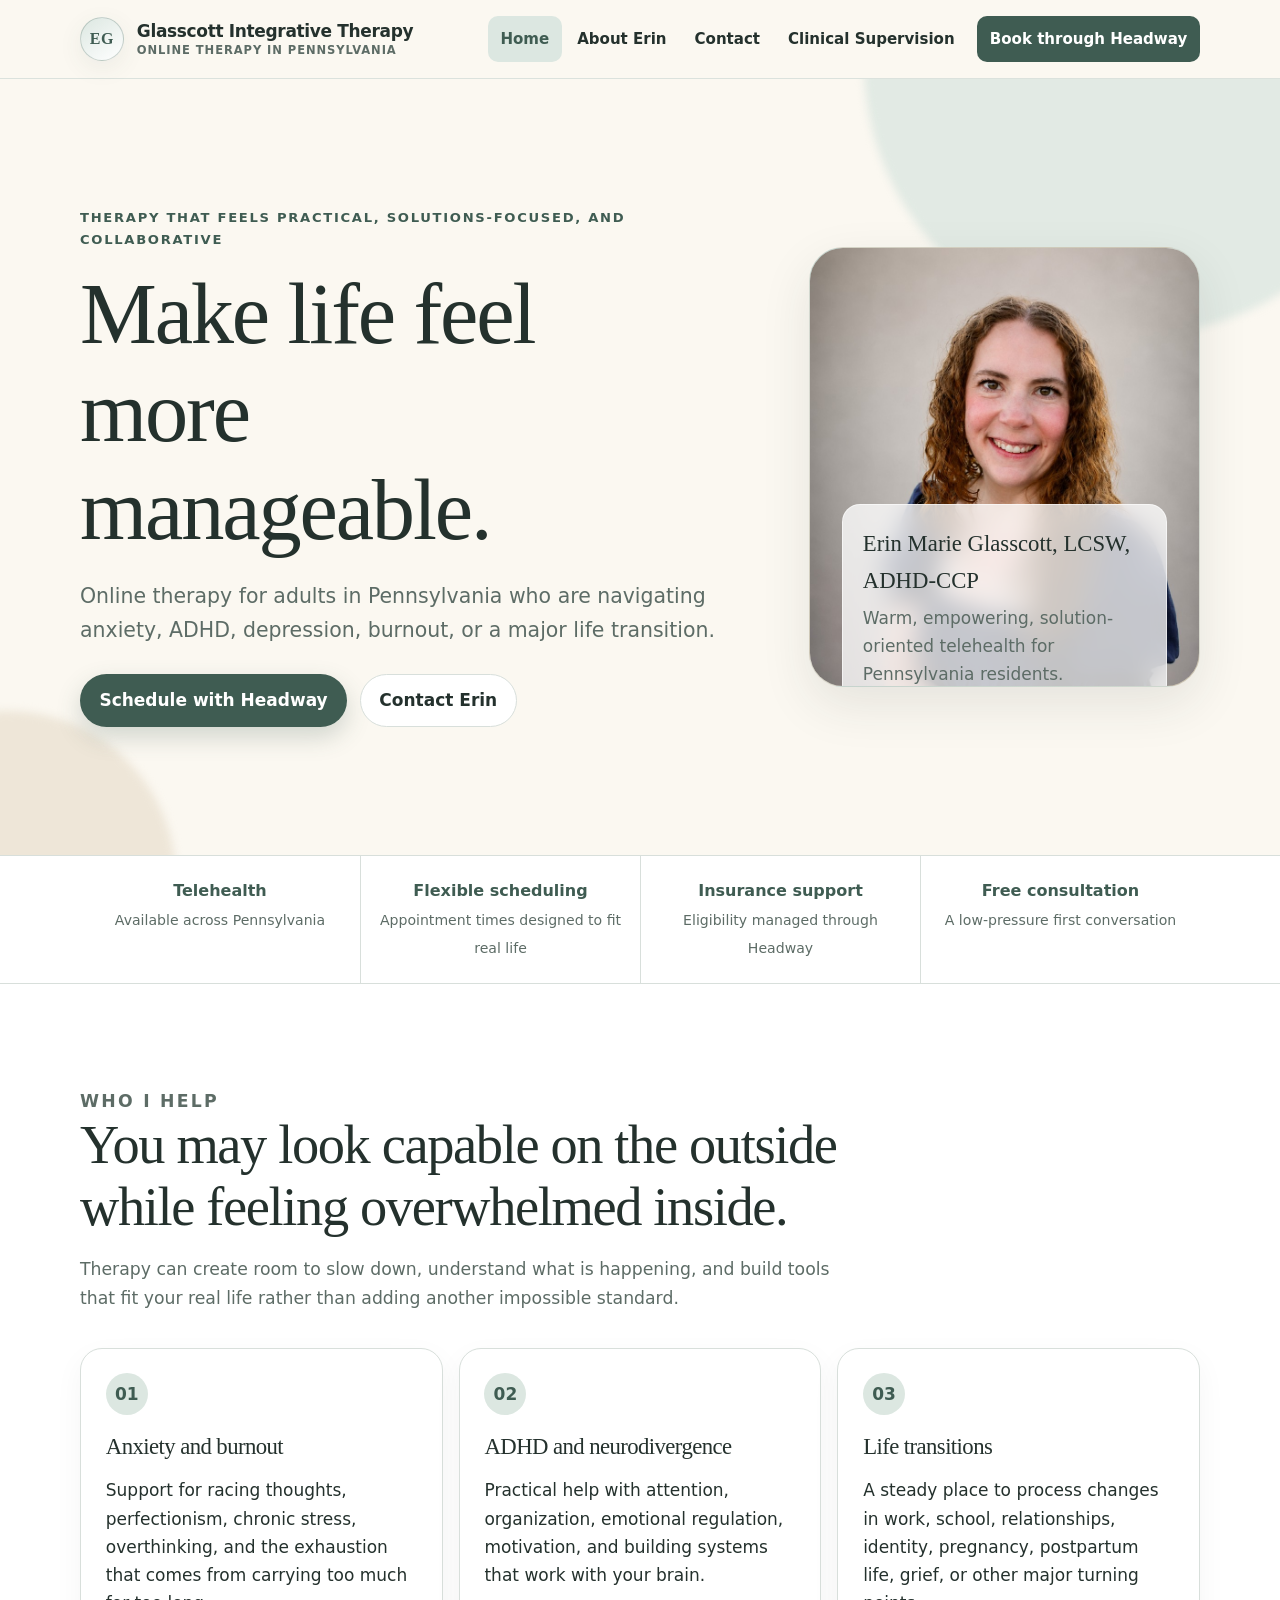
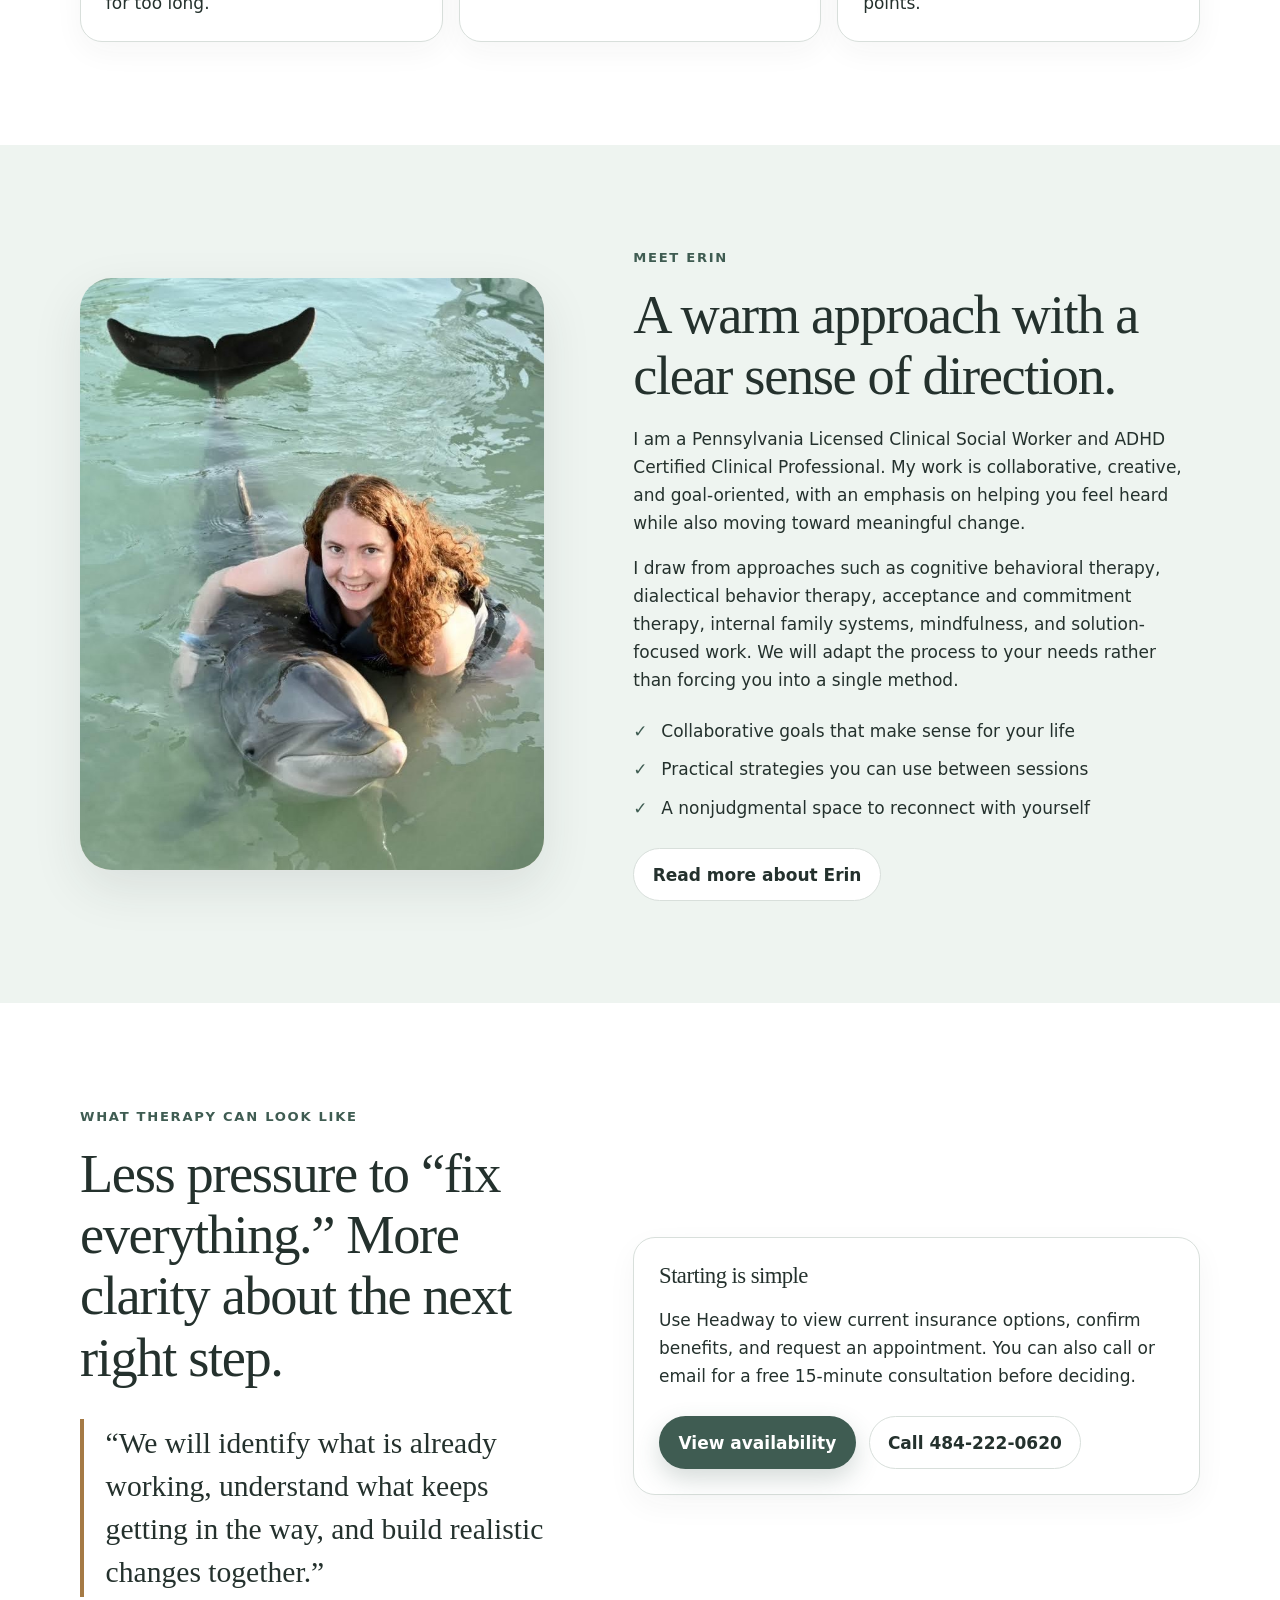
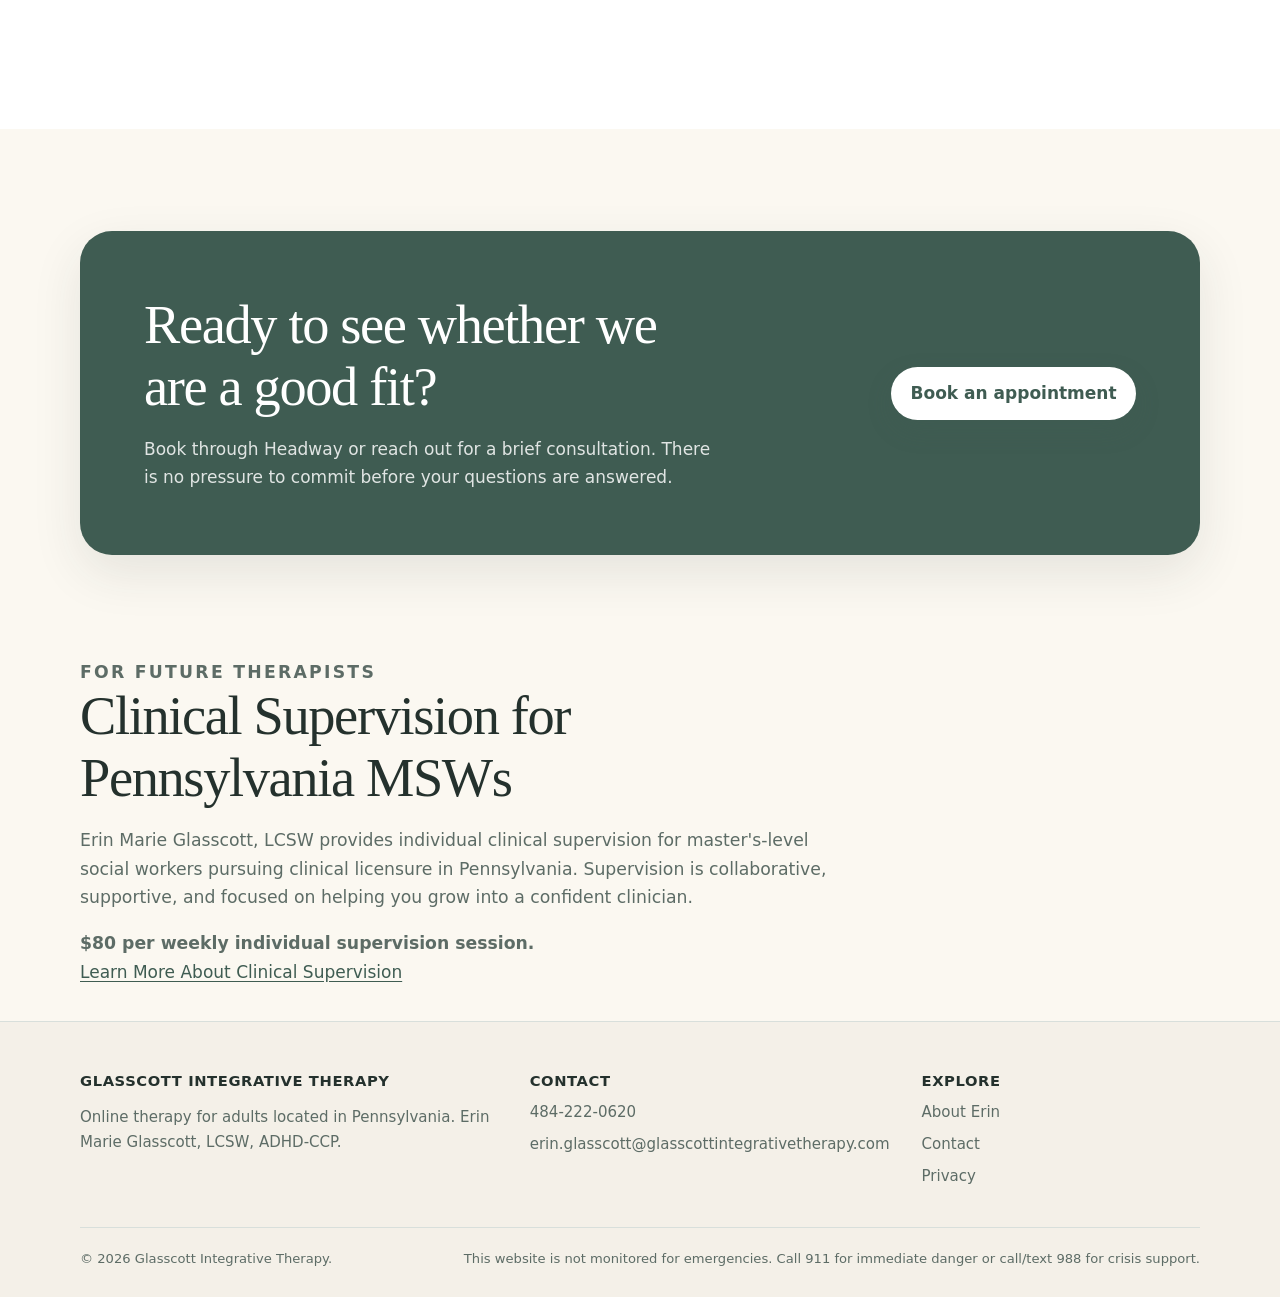
<file: index.html>
<!doctype html>
<html lang="en">
<head>
  <!-- Google tag (gtag.js) -->
<script async src="https://www.googletagmanager.com/gtag/js?id=G-K0G08039L5"></script>
<script>
  window.dataLayer = window.dataLayer || [];
  function gtag(){dataLayer.push(arguments);}
  gtag('js', new Date());

  gtag('config', 'G-K0G08039L5');
</script>
  <meta charset="utf-8">
  <meta name="viewport" content="width=device-width, initial-scale=1">
  <title>Glasscott Integrative Therapy | Online Therapy in Pennsylvania</title>
  <meta name="description" content="Compassionate, practical online therapy in Pennsylvania with Erin Glasscott, LCSW, ADHD-CCP. Support for anxiety, ADHD, depression, burnout, and life transitions.">
  <meta name="theme-color" content="#3f5c52">
  <link rel="canonical" href="https://glasscottintegrativetherapy.com/">
  <link rel="icon" href="favicon.svg" type="image/svg+xml">
  <link rel="manifest" href="site.webmanifest">
  <link rel="stylesheet" href="styles.css">
  <script type="application/ld+json">
  {
    "@context": "https://schema.org",
    "@type": "ProfessionalService",
    "name": "Glasscott Integrative Therapy",
    "url": "https://glasscottintegrativetherapy.com/",
    "telephone": "+1-484-222-0620",
    "email": "erin.glasscott@glasscottintegrativetherapy.com",
    "areaServed": "Pennsylvania",
    "description": "Online therapy for adults in Pennsylvania, with support for anxiety, ADHD, depression, burnout, and life transitions.",
    "founder": {
      "@type": "Person",
      "name": "Erin Marie Glasscott",
      "jobTitle": "Licensed Clinical Social Worker"
    },
    "sameAs": [
      "https://care.headway.co/providers/erin-glasscott",
      "https://www.psychologytoday.com/us/therapists/erin-marie-glasscott-philadelphia-pa/383748"
    ]
  }
  </script>
</head>
<body>
  <a class="skip-link" href="#main">Skip to main content</a>

  <header class="site-header">
    <div class="container nav-wrap">
      <a class="brand" href="index.html" aria-label="Glasscott Integrative Therapy home">
        <span class="brand-mark" aria-hidden="true">EG</span>
        <span class="brand-text">Glasscott Integrative Therapy<small>Online therapy in Pennsylvania</small></span>
      </a>
      <button class="nav-toggle" type="button" aria-expanded="false" aria-controls="site-nav">Menu</button>
      <nav class="site-nav" id="site-nav" aria-label="Main navigation">
        <a href="index.html" aria-current="page">Home</a>
        <a href="about.html">About Erin</a>
        <a href="contact.html">Contact</a>
        <a href="supervision.html">Clinical Supervision</a>
        <a class="nav-cta" href="https://care.headway.co/providers/erin-glasscott" target="_blank" rel="noopener">Book through Headway</a>
      </nav>
    </div>
  </header>

  <main id="main">
    <section class="hero">
      <div class="container hero-grid">
        <div>
          <p class="eyebrow">Therapy that feels practical, solutions-focused, and collaborative</p>
          <h1>Make life feel more manageable.</h1>
          <p class="lead">Online therapy for adults in Pennsylvania who are navigating anxiety, ADHD, depression, burnout, or a major life transition.</p>
          <div class="button-row">
            <a class="button button-primary" href="https://care.headway.co/providers/erin-glasscott" target="_blank" rel="noopener">Schedule with Headway</a>
            <a class="button button-secondary" href="contact.html">Contact Erin</a>
          </div>
        </div>

          <aside class="hero-card" aria-label="Practice overview">
  <img
    src="erin-headshot.jpg"
    alt="Erin Marie Glasscott, licensed clinical social worker"
    style="position:absolute; inset:0; width:100%; height:100%; object-fit:cover; object-position:center 35%; z-index:1;"
  >

  <div class="hero-card-content" style="position:relative; z-index:2;">
    <strong>Erin Marie Glasscott, LCSW, ADHD-CCP</strong>
    <span>
      Warm, empowering, solution-oriented telehealth for Pennsylvania residents.
    </span>
  </div>
</aside>
      </div>
    </section>

    <section class="trust-strip" aria-label="Practice highlights">
      <div class="container trust-grid">
        <div class="trust-item"><strong>Telehealth</strong><span>Available across Pennsylvania</span></div>
        <div class="trust-item"><strong>Flexible scheduling</strong><span>Appointment times designed to fit real life</span></div>
        <div class="trust-item"><strong>Insurance support</strong><span>Eligibility managed through Headway</span></div>
        <div class="trust-item"><strong>Free consultation</strong><span>A low-pressure first conversation</span></div>
      </div>
    </section>

    <section class="section section-white">
      <div class="container">
        <div class="section-heading">
          <p class="eyebrow">Who I help</p>
          <h2>You may look capable on the outside while feeling overwhelmed inside.</h2>
          <p>Therapy can create room to slow down, understand what is happening, and build tools that fit your real life rather than adding another impossible standard.</p>
        </div>

        <div class="card-grid">
          <article class="card">
            <div class="card-number" aria-hidden="true">01</div>
            <h3>Anxiety and burnout</h3>
            <p>Support for racing thoughts, perfectionism, chronic stress, overthinking, and the exhaustion that comes from carrying too much for too long.</p>
          </article>
          <article class="card">
            <div class="card-number" aria-hidden="true">02</div>
            <h3>ADHD and neurodivergence</h3>
            <p>Practical help with attention, organization, emotional regulation, motivation, and building systems that work with your brain.</p>
          </article>
          <article class="card">
            <div class="card-number" aria-hidden="true">03</div>
            <h3>Life transitions</h3>
            <p>A steady place to process changes in work, school, relationships, identity, pregnancy, postpartum life, grief, or other major turning points.</p>
          </article>
        </div>
      </div>
    </section>

    <section class="section section-sage">
      <div class="container split">
        <div class="portrait-placeholder">
  <img src="erin-dolphin.jpg" alt="Erin Glasscott, licensed clinical social worker">
</div>
        <div>
          <p class="eyebrow">Meet Erin</p>
          <h2>A warm approach with a clear sense of direction.</h2>
          <p>I am a Pennsylvania Licensed Clinical Social Worker and ADHD Certified Clinical Professional. My work is collaborative, creative, and goal-oriented, with an emphasis on helping you feel heard while also moving toward meaningful change.</p>
          <p>I draw from approaches such as cognitive behavioral therapy, dialectical behavior therapy, acceptance and commitment therapy, internal family systems, mindfulness, and solution-focused work. We will adapt the process to your needs rather than forcing you into a single method.</p>
          <ul class="check-list">
            <li>Collaborative goals that make sense for your life</li>
            <li>Practical strategies you can use between sessions</li>
            <li>A nonjudgmental space to reconnect with yourself</li>
          </ul>
          <div class="button-row">
            <a class="button button-secondary" href="about.html">Read more about Erin</a>
          </div>
        </div>
      </div>
    </section>

    <section class="section section-white">
      <div class="container split">
        <div>
          <p class="eyebrow">What therapy can look like</p>
          <h2>Less pressure to “fix everything.” More clarity about the next right step.</h2>
          <p class="quote-block">“We will identify what is already working, understand what keeps getting in the way, and build realistic changes together.”</p>
        </div>
        <div>
          <div class="card">
            <h3>Starting is simple</h3>
            <p>Use Headway to view current insurance options, confirm benefits, and request an appointment. You can also call or email for a free 15-minute consultation before deciding.</p>
            <div class="button-row">
              <a class="button button-primary" href="https://care.headway.co/providers/erin-glasscott" target="_blank" rel="noopener">View availability</a>
              <a class="button button-secondary" href="tel:+14842220620">Call 484-222-0620</a>
            </div>
          </div>
        </div>
      </div>
    </section>

    <section class="section">
      <div class="container cta-panel">
        <div>
          <h2>Ready to see whether we are a good fit?</h2>
          <p>Book through Headway or reach out for a brief consultation. There is no pressure to commit before your questions are answered.</p>
        </div>
        <div class="cta-actions">
          <a class="button button-primary" href="https://care.headway.co/providers/erin-glasscott" target="_blank" rel="noopener">Book an appointment</a>
        </div>
      </div>
    </section>
     <section class="services-section">
  <div class="container">
    <div class="section-heading">
      <p class="eyebrow">For Future Therapists</p>
      <h2>Clinical Supervision for Pennsylvania MSWs</h2>
      <p>
        Erin Marie Glasscott, LCSW provides individual clinical supervision
        for master's-level social workers pursuing clinical licensure in
        Pennsylvania. Supervision is collaborative, supportive, and focused on
        helping you grow into a confident clinician.
      </p>

      <p><strong>$80 per weekly individual supervision session.</strong></p>

      <a class="primary-button" href="supervision.html">
        Learn More About Clinical Supervision
      </a>
    </div>
  </div>
</section>
  </main>

  <footer class="site-footer">
    <div class="container">
      <div class="footer-grid">
        <div>
          <h2>Glasscott Integrative Therapy</h2>
          <p>Online therapy for adults located in Pennsylvania. Erin Marie Glasscott, LCSW, ADHD-CCP.</p>
        </div>
        <div>
          <h3>Contact</h3>
          <div class="footer-links">
            <a href="tel:+14842220620">484-222-0620</a>
            <a href="mailto:erin.glasscott@glasscottintegrativetherapy.com">erin.glasscott@glasscottintegrativetherapy.com</a>
          </div>
        </div>
        <div>
          <h3>Explore</h3>
          <div class="footer-links">
            <a href="about.html">About Erin</a>
            <a href="contact.html">Contact</a>
            <a href="privacy.html">Privacy</a>
          </div>
        </div>
      </div>
      <div class="footer-bottom">
        <span>© <span data-current-year></span> Glasscott Integrative Therapy.</span>
        <span>This website is not monitored for emergencies. Call 911 for immediate danger or call/text 988 for crisis support.</span>
      </div>
    </div>
  </footer>

  <script src="script.js"></script>
</body>
</html>
</file>
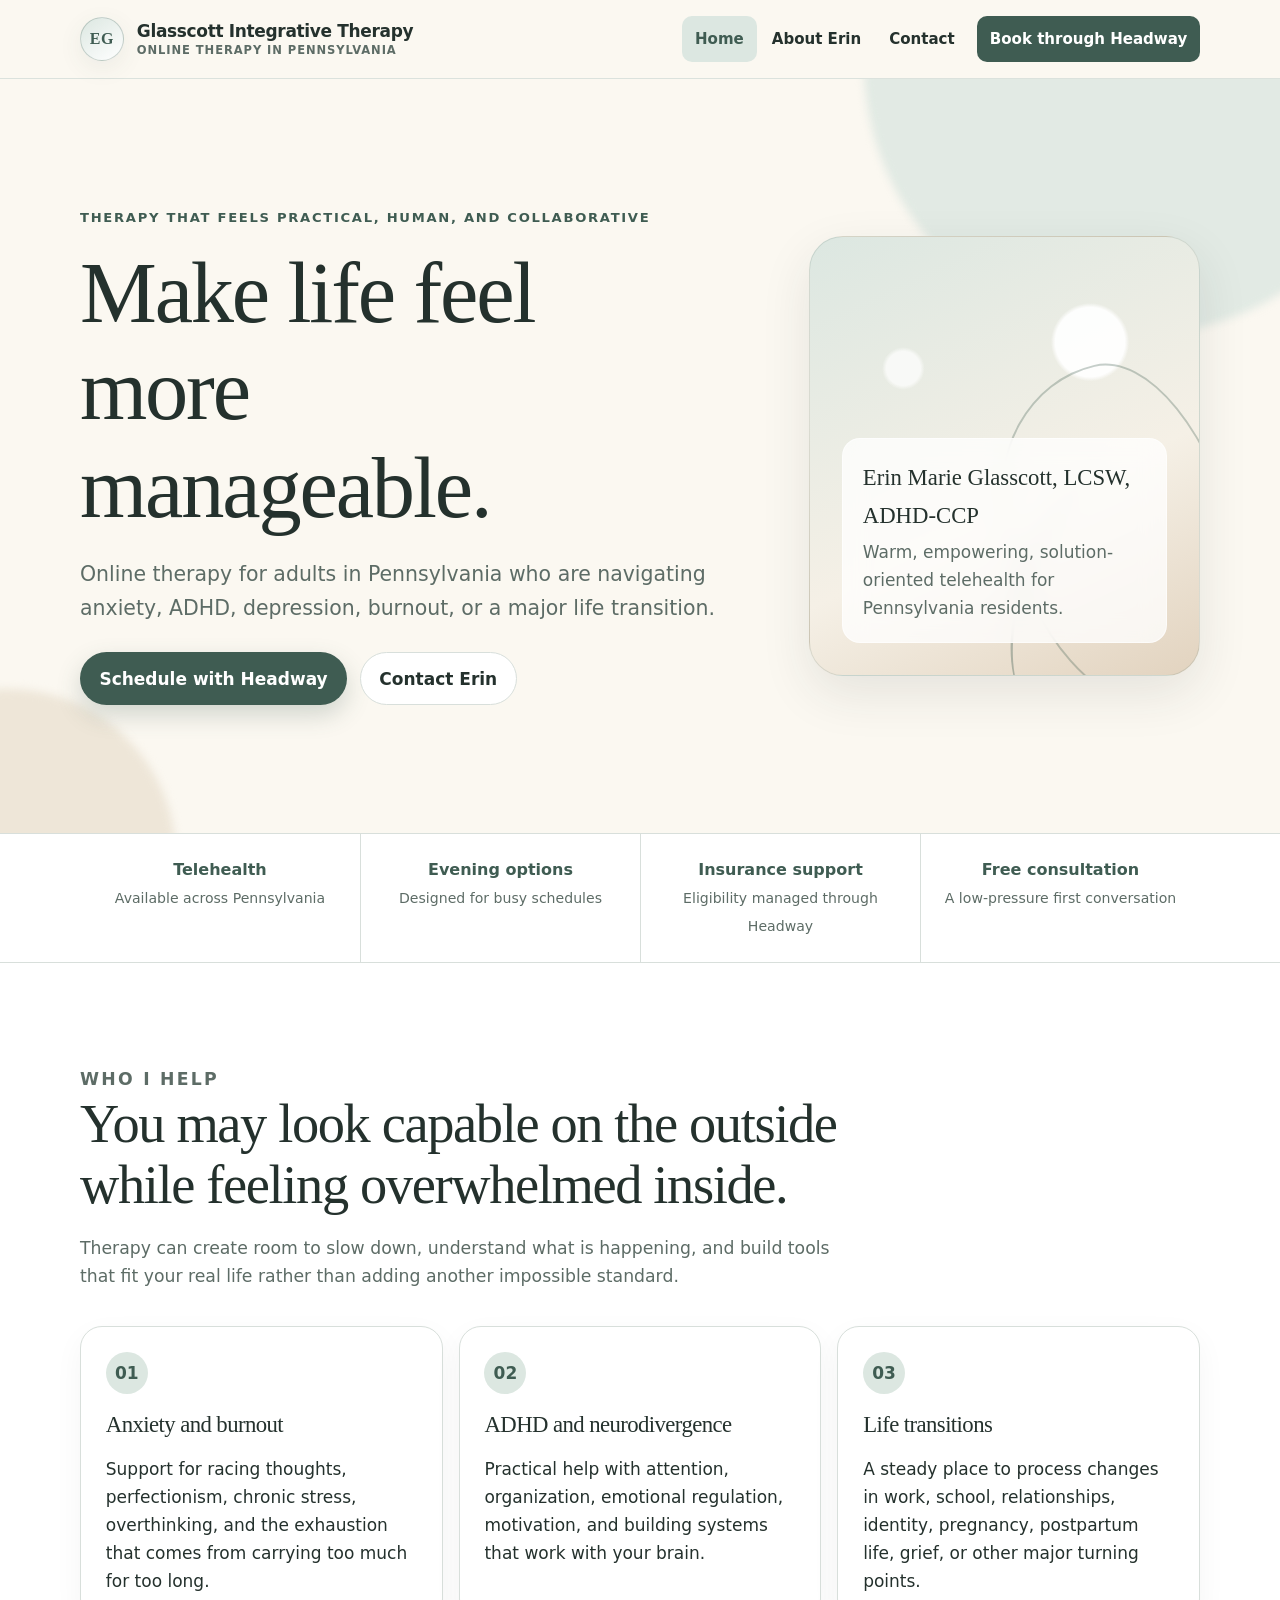
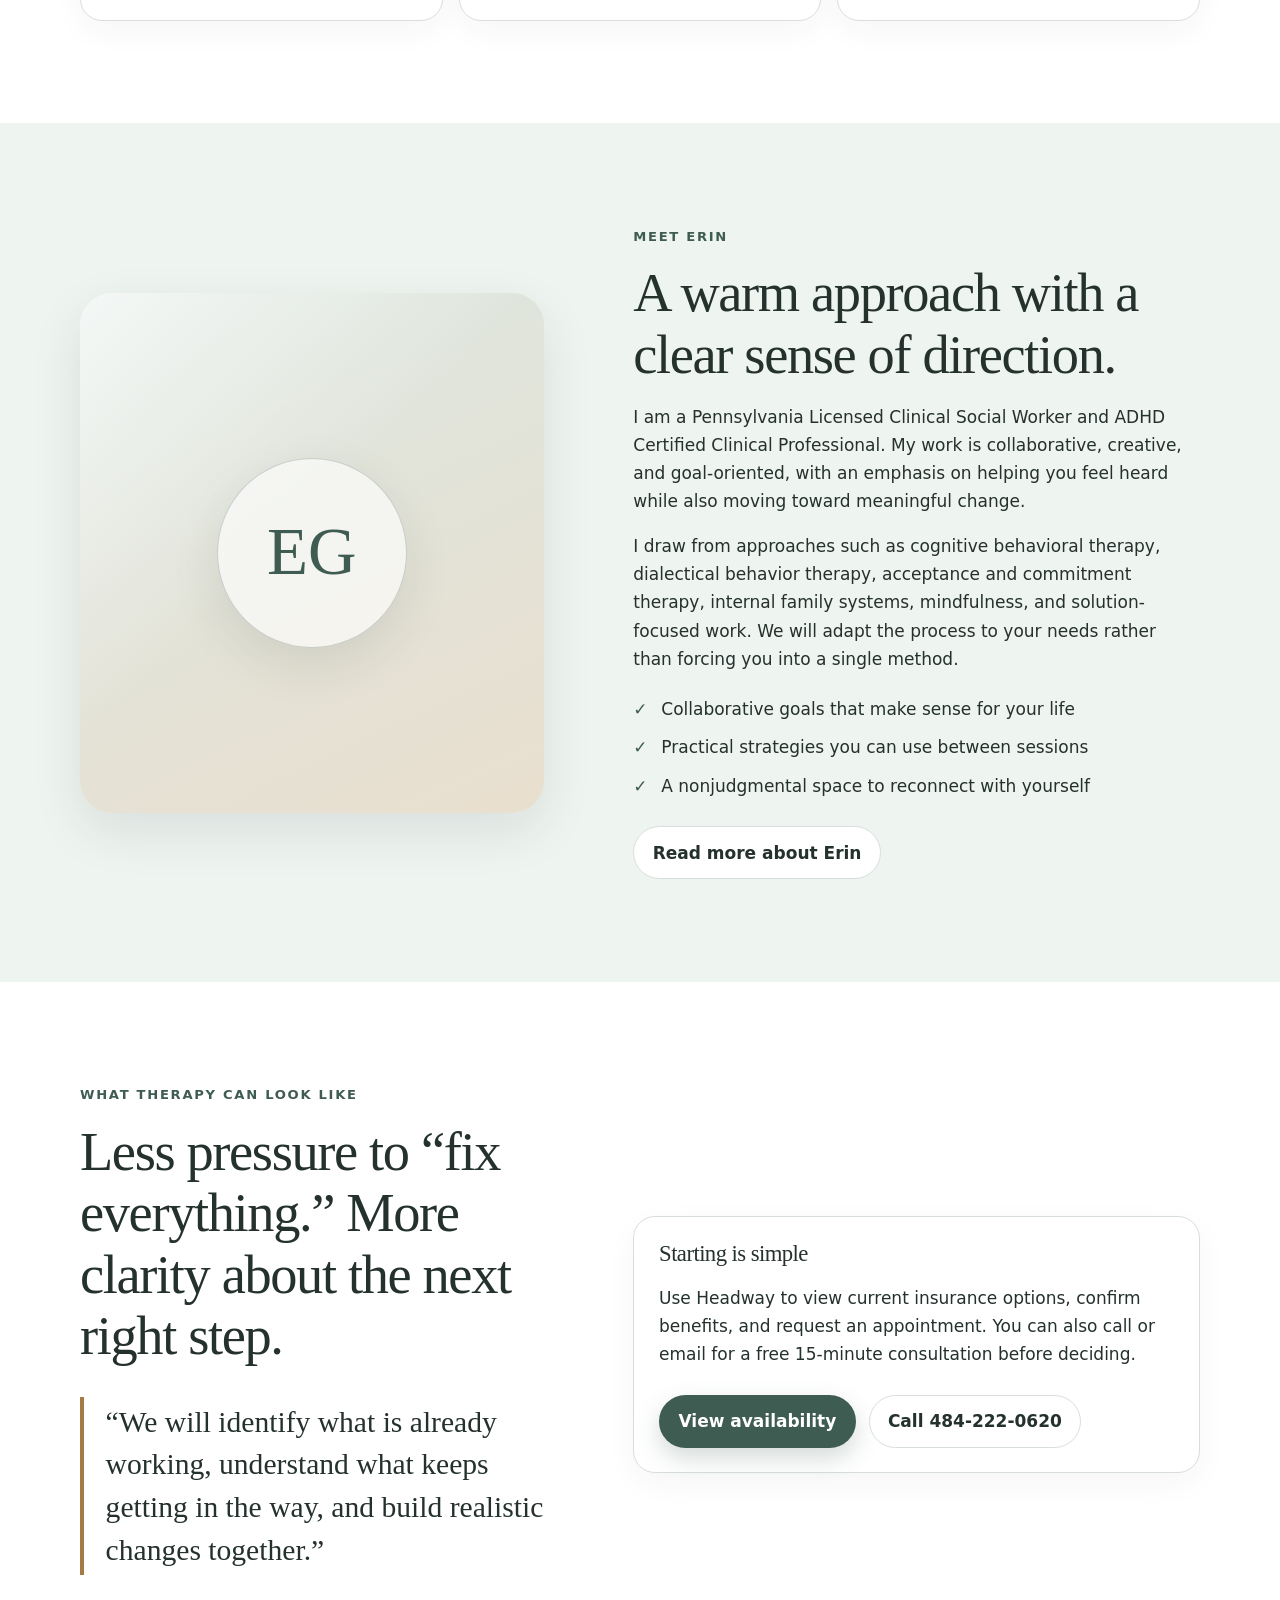
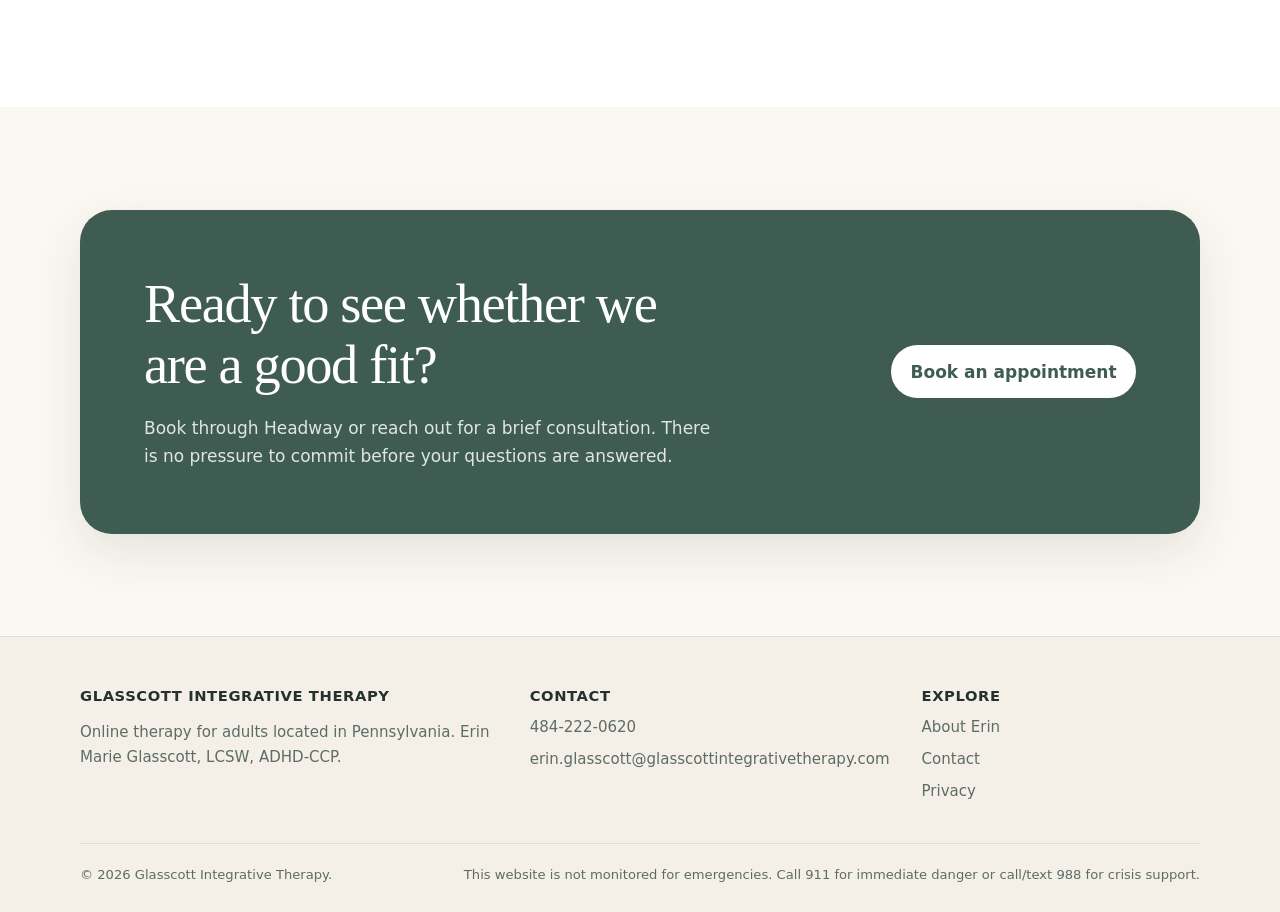
<file: glasscott-therapy-website/index.html>
<!doctype html>
<html lang="en">
<head>
  <meta charset="utf-8">
  <meta name="viewport" content="width=device-width, initial-scale=1">
  <title>Glasscott Integrative Therapy | Online Therapy in Pennsylvania</title>
  <meta name="description" content="Compassionate, practical online therapy in Pennsylvania with Erin Glasscott, LCSW, ADHD-CCP. Support for anxiety, ADHD, depression, burnout, and life transitions.">
  <meta name="theme-color" content="#3f5c52">
  <link rel="canonical" href="https://glasscottintegrativetherapy.com/">
  <link rel="icon" href="favicon.svg" type="image/svg+xml">
  <link rel="manifest" href="site.webmanifest">
  <link rel="stylesheet" href="styles.css">
  <script type="application/ld+json">
  {
    "@context": "https://schema.org",
    "@type": "ProfessionalService",
    "name": "Glasscott Integrative Therapy",
    "url": "https://glasscottintegrativetherapy.com/",
    "telephone": "+1-484-222-0620",
    "email": "erin.glasscott@glasscottintegrativetherapy.com",
    "areaServed": "Pennsylvania",
    "description": "Online therapy for adults in Pennsylvania, with support for anxiety, ADHD, depression, burnout, and life transitions.",
    "founder": {
      "@type": "Person",
      "name": "Erin Marie Glasscott",
      "jobTitle": "Licensed Clinical Social Worker"
    },
    "sameAs": [
      "https://care.headway.co/providers/erin-glasscott",
      "https://www.psychologytoday.com/us/therapists/erin-marie-glasscott-philadelphia-pa/383748"
    ]
  }
  </script>
</head>
<body>
  <a class="skip-link" href="#main">Skip to main content</a>

  <header class="site-header">
    <div class="container nav-wrap">
      <a class="brand" href="index.html" aria-label="Glasscott Integrative Therapy home">
        <span class="brand-mark" aria-hidden="true">EG</span>
        <span class="brand-text">Glasscott Integrative Therapy<small>Online therapy in Pennsylvania</small></span>
      </a>
      <button class="nav-toggle" type="button" aria-expanded="false" aria-controls="site-nav">Menu</button>
      <nav class="site-nav" id="site-nav" aria-label="Main navigation">
        <a href="index.html" aria-current="page">Home</a>
        <a href="about.html">About Erin</a>
        <a href="contact.html">Contact</a>
        <a class="nav-cta" href="https://care.headway.co/providers/erin-glasscott" target="_blank" rel="noopener">Book through Headway</a>
      </nav>
    </div>
  </header>

  <main id="main">
    <section class="hero">
      <div class="container hero-grid">
        <div>
          <p class="eyebrow">Therapy that feels practical, human, and collaborative</p>
          <h1>Make life feel more manageable.</h1>
          <p class="lead">Online therapy for adults in Pennsylvania who are navigating anxiety, ADHD, depression, burnout, or a major life transition.</p>
          <div class="button-row">
            <a class="button button-primary" href="https://care.headway.co/providers/erin-glasscott" target="_blank" rel="noopener">Schedule with Headway</a>
            <a class="button button-secondary" href="contact.html">Contact Erin</a>
          </div>
        </div>

        <aside class="hero-card" aria-label="Practice overview">
          <div class="hero-card-content">
            <strong>Erin Marie Glasscott, LCSW, ADHD-CCP</strong>
            <span>Warm, empowering, solution-oriented telehealth for Pennsylvania residents.</span>
          </div>
        </aside>
      </div>
    </section>

    <section class="trust-strip" aria-label="Practice highlights">
      <div class="container trust-grid">
        <div class="trust-item"><strong>Telehealth</strong><span>Available across Pennsylvania</span></div>
        <div class="trust-item"><strong>Evening options</strong><span>Designed for busy schedules</span></div>
        <div class="trust-item"><strong>Insurance support</strong><span>Eligibility managed through Headway</span></div>
        <div class="trust-item"><strong>Free consultation</strong><span>A low-pressure first conversation</span></div>
      </div>
    </section>

    <section class="section section-white">
      <div class="container">
        <div class="section-heading">
          <p class="eyebrow">Who I help</p>
          <h2>You may look capable on the outside while feeling overwhelmed inside.</h2>
          <p>Therapy can create room to slow down, understand what is happening, and build tools that fit your real life rather than adding another impossible standard.</p>
        </div>

        <div class="card-grid">
          <article class="card">
            <div class="card-number" aria-hidden="true">01</div>
            <h3>Anxiety and burnout</h3>
            <p>Support for racing thoughts, perfectionism, chronic stress, overthinking, and the exhaustion that comes from carrying too much for too long.</p>
          </article>
          <article class="card">
            <div class="card-number" aria-hidden="true">02</div>
            <h3>ADHD and neurodivergence</h3>
            <p>Practical help with attention, organization, emotional regulation, motivation, and building systems that work with your brain.</p>
          </article>
          <article class="card">
            <div class="card-number" aria-hidden="true">03</div>
            <h3>Life transitions</h3>
            <p>A steady place to process changes in work, school, relationships, identity, pregnancy, postpartum life, grief, or other major turning points.</p>
          </article>
        </div>
      </div>
    </section>

    <section class="section section-sage">
      <div class="container split">
        <div class="portrait-placeholder" aria-label="Decorative portrait placeholder">
          <div class="portrait-monogram" aria-hidden="true">EG</div>
        </div>
        <div>
          <p class="eyebrow">Meet Erin</p>
          <h2>A warm approach with a clear sense of direction.</h2>
          <p>I am a Pennsylvania Licensed Clinical Social Worker and ADHD Certified Clinical Professional. My work is collaborative, creative, and goal-oriented, with an emphasis on helping you feel heard while also moving toward meaningful change.</p>
          <p>I draw from approaches such as cognitive behavioral therapy, dialectical behavior therapy, acceptance and commitment therapy, internal family systems, mindfulness, and solution-focused work. We will adapt the process to your needs rather than forcing you into a single method.</p>
          <ul class="check-list">
            <li>Collaborative goals that make sense for your life</li>
            <li>Practical strategies you can use between sessions</li>
            <li>A nonjudgmental space to reconnect with yourself</li>
          </ul>
          <div class="button-row">
            <a class="button button-secondary" href="about.html">Read more about Erin</a>
          </div>
        </div>
      </div>
    </section>

    <section class="section section-white">
      <div class="container split">
        <div>
          <p class="eyebrow">What therapy can look like</p>
          <h2>Less pressure to “fix everything.” More clarity about the next right step.</h2>
          <p class="quote-block">“We will identify what is already working, understand what keeps getting in the way, and build realistic changes together.”</p>
        </div>
        <div>
          <div class="card">
            <h3>Starting is simple</h3>
            <p>Use Headway to view current insurance options, confirm benefits, and request an appointment. You can also call or email for a free 15-minute consultation before deciding.</p>
            <div class="button-row">
              <a class="button button-primary" href="https://care.headway.co/providers/erin-glasscott" target="_blank" rel="noopener">View availability</a>
              <a class="button button-secondary" href="tel:+14842220620">Call 484-222-0620</a>
            </div>
          </div>
        </div>
      </div>
    </section>

    <section class="section">
      <div class="container cta-panel">
        <div>
          <h2>Ready to see whether we are a good fit?</h2>
          <p>Book through Headway or reach out for a brief consultation. There is no pressure to commit before your questions are answered.</p>
        </div>
        <div class="cta-actions">
          <a class="button button-primary" href="https://care.headway.co/providers/erin-glasscott" target="_blank" rel="noopener">Book an appointment</a>
        </div>
      </div>
    </section>
  </main>

  <footer class="site-footer">
    <div class="container">
      <div class="footer-grid">
        <div>
          <h2>Glasscott Integrative Therapy</h2>
          <p>Online therapy for adults located in Pennsylvania. Erin Marie Glasscott, LCSW, ADHD-CCP.</p>
        </div>
        <div>
          <h3>Contact</h3>
          <div class="footer-links">
            <a href="tel:+14842220620">484-222-0620</a>
            <a href="mailto:erin.glasscott@glasscottintegrativetherapy.com">erin.glasscott@glasscottintegrativetherapy.com</a>
          </div>
        </div>
        <div>
          <h3>Explore</h3>
          <div class="footer-links">
            <a href="about.html">About Erin</a>
            <a href="contact.html">Contact</a>
            <a href="privacy.html">Privacy</a>
          </div>
        </div>
      </div>
      <div class="footer-bottom">
        <span>© <span data-current-year></span> Glasscott Integrative Therapy.</span>
        <span>This website is not monitored for emergencies. Call 911 for immediate danger or call/text 988 for crisis support.</span>
      </div>
    </div>
  </footer>

  <script src="script.js"></script>
</body>
</html>
</file>
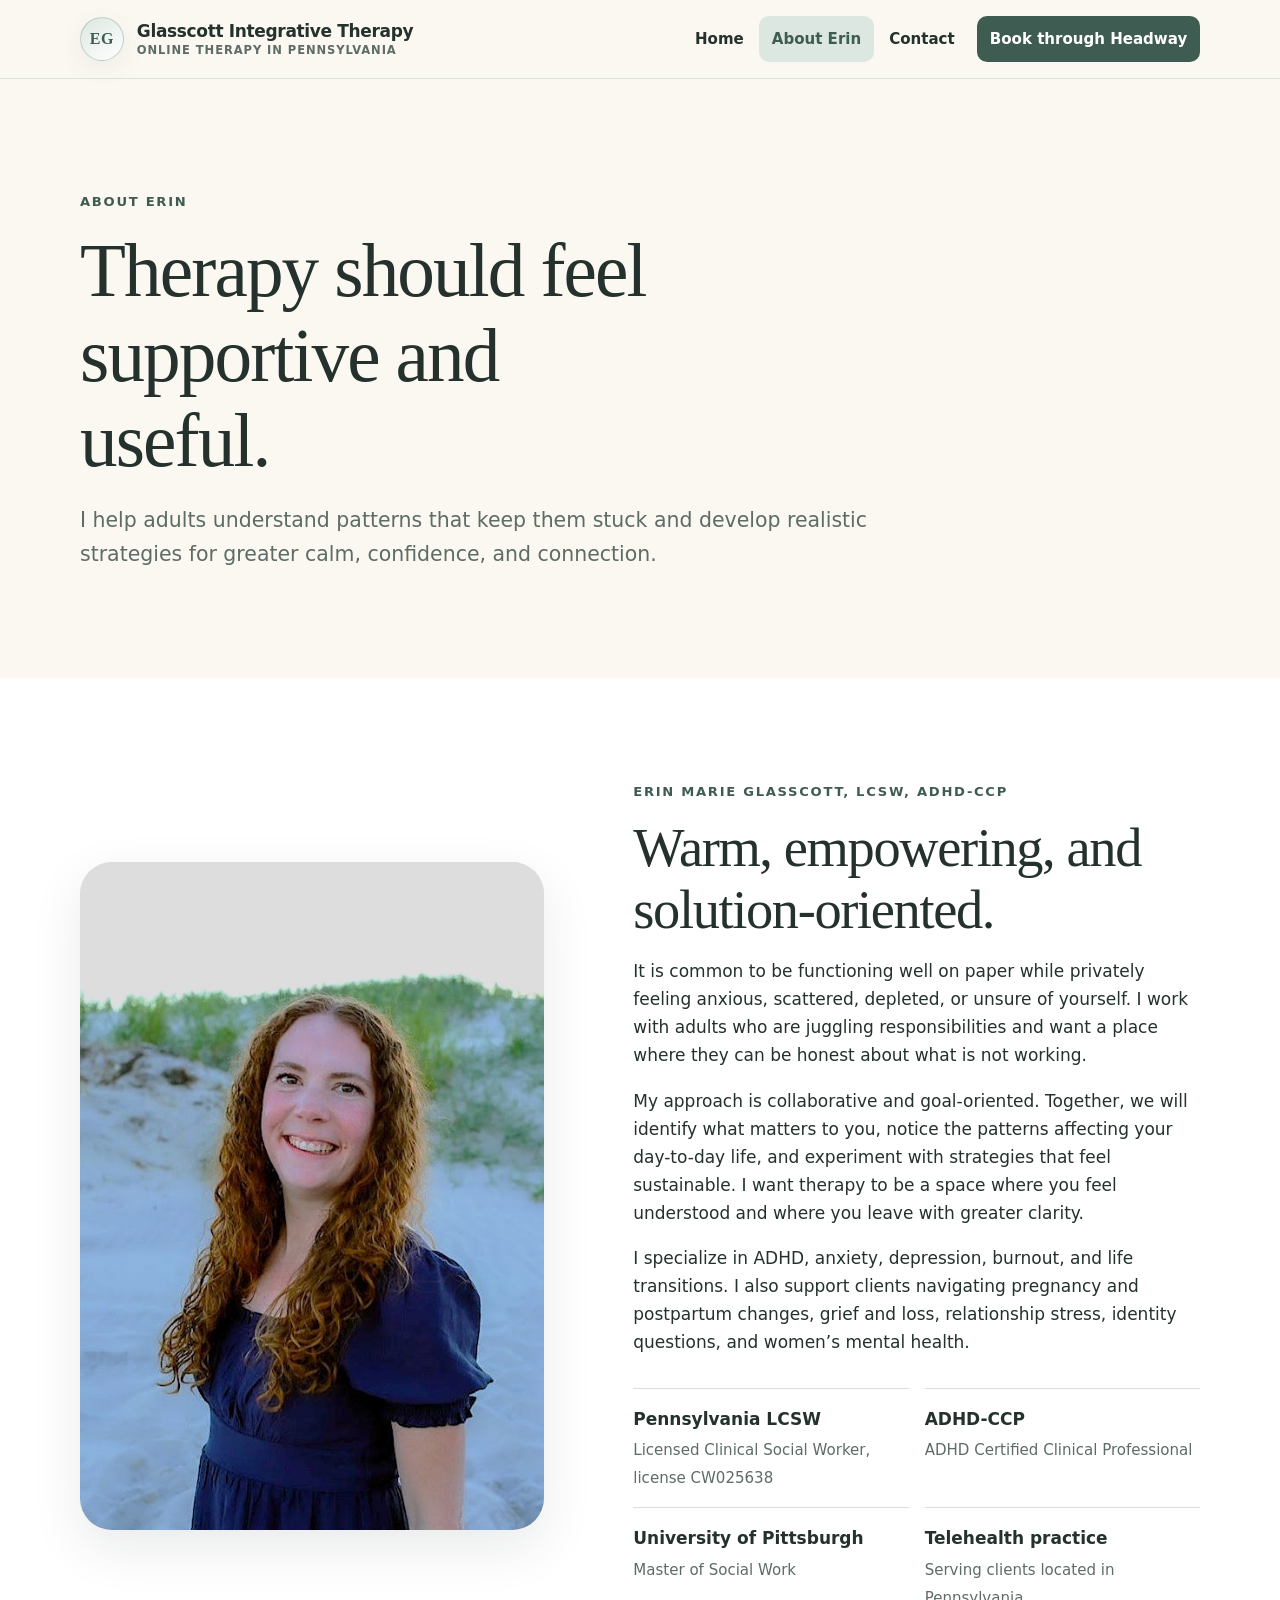
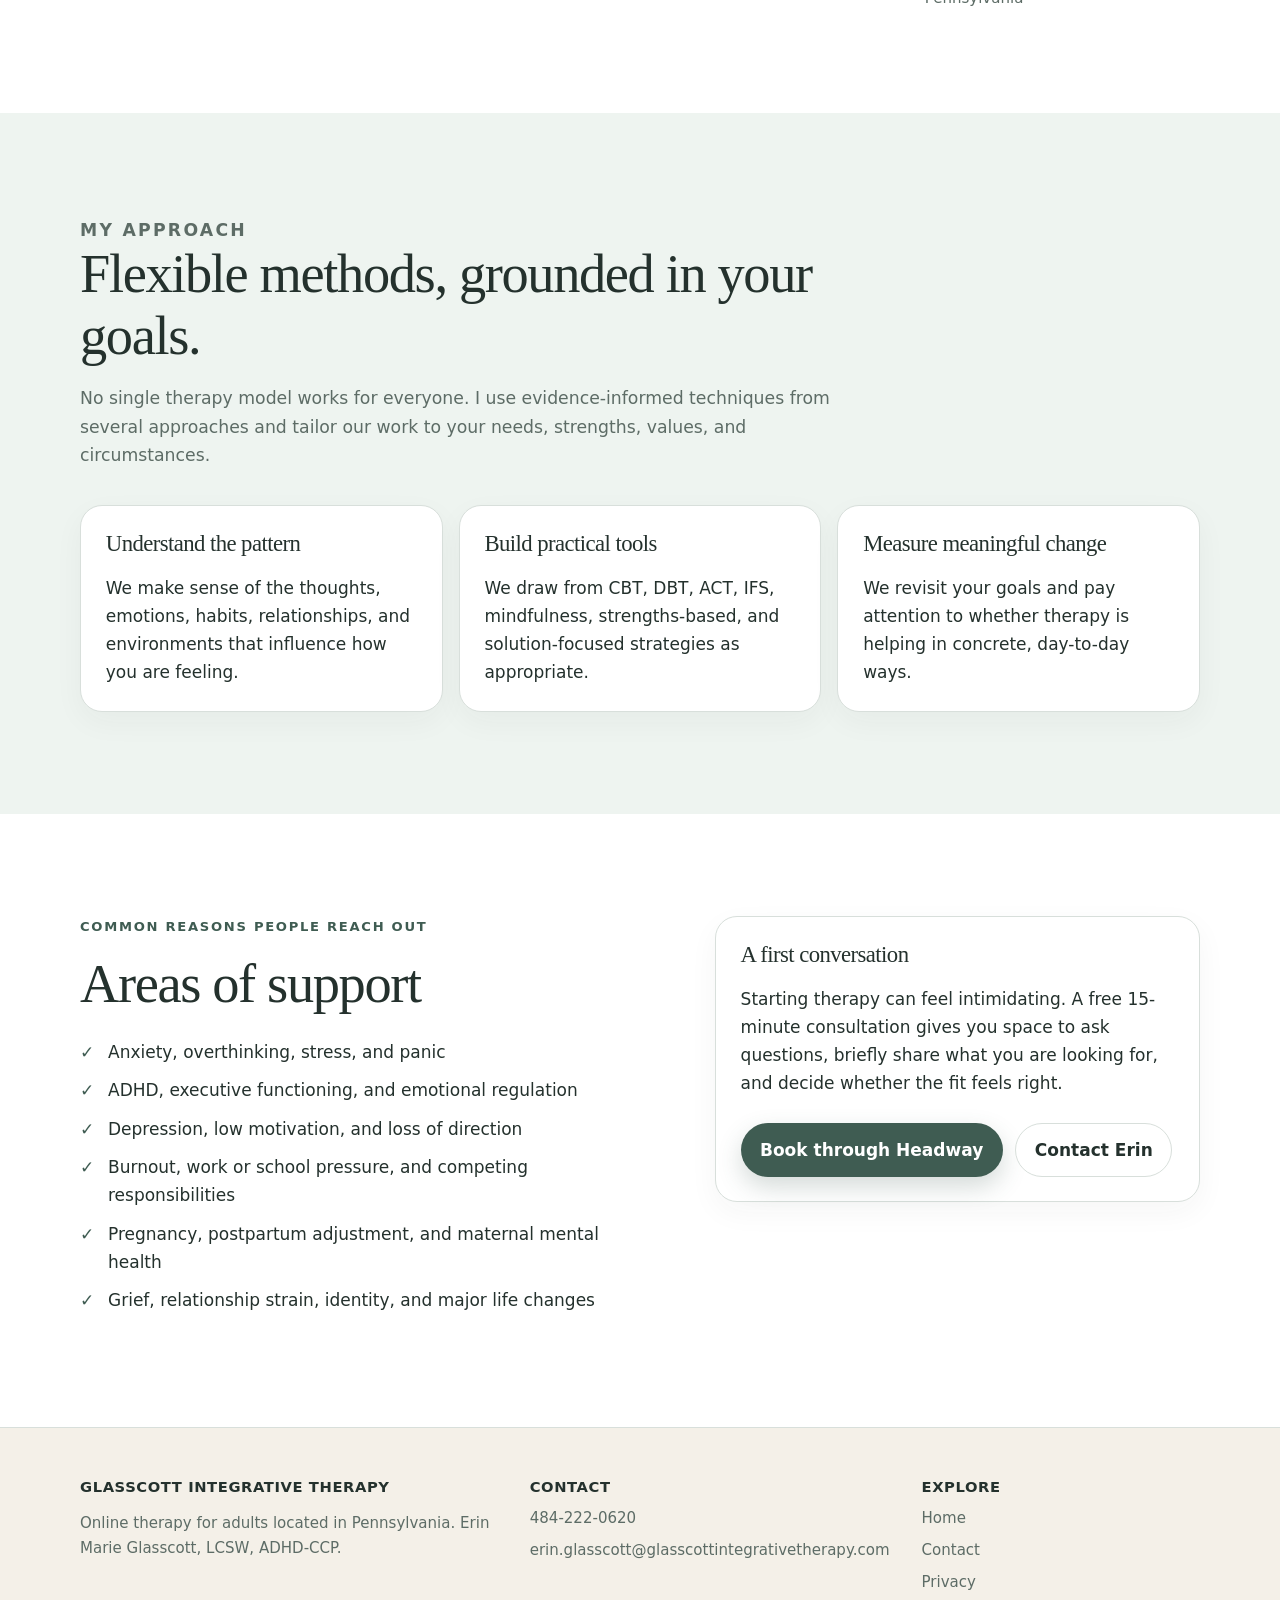
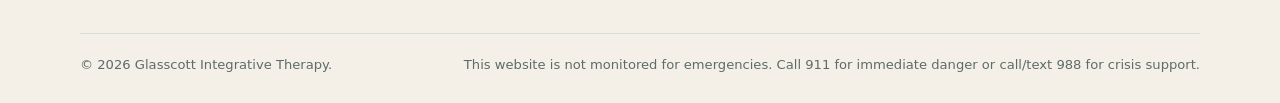
<file: about.html>
<!doctype html>
<html lang="en">
<head>
  <!-- Google tag (gtag.js) -->
<script async src="https://www.googletagmanager.com/gtag/js?id=G-K0G08039L5"></script>
<script>
  window.dataLayer = window.dataLayer || [];
  function gtag(){dataLayer.push(arguments);}
  gtag('js', new Date());

  gtag('config', 'G-K0G08039L5');
</script>
  <meta charset="utf-8">
  <meta name="viewport" content="width=device-width, initial-scale=1">
  <title>About Erin Glasscott, LCSW | Glasscott Integrative Therapy</title>
  <meta name="description" content="Learn about Erin Marie Glasscott, LCSW, ADHD-CCP, and her warm, collaborative approach to online therapy for adults in Pennsylvania.">
  <meta name="theme-color" content="#3f5c52">
  <link rel="canonical" href="https://glasscottintegrativetherapy.com/about.html">
  <link rel="icon" href="favicon.svg" type="image/svg+xml">
  <link rel="stylesheet" href="styles.css">
</head>
<body>
  <a class="skip-link" href="#main">Skip to main content</a>

  <header class="site-header">
    <div class="container nav-wrap">
      <a class="brand" href="index.html" aria-label="Glasscott Integrative Therapy home">
        <span class="brand-mark" aria-hidden="true">EG</span>
        <span class="brand-text">Glasscott Integrative Therapy<small>Online therapy in Pennsylvania</small></span>
      </a>
      <button class="nav-toggle" type="button" aria-expanded="false" aria-controls="site-nav">Menu</button>
      <nav class="site-nav" id="site-nav" aria-label="Main navigation">
        <a href="index.html">Home</a>
        <a href="about.html" aria-current="page">About Erin</a>
        <a href="contact.html">Contact</a>
        <a class="nav-cta" href="https://care.headway.co/providers/erin-glasscott" target="_blank" rel="noopener">Book through Headway</a>
      </nav>
    </div>
  </header>

  <main id="main">
    <section class="page-hero">
      <div class="container">
        <p class="eyebrow">About Erin</p>
        <h1>Therapy should feel supportive and useful.</h1>
        <p class="lead">I help adults understand patterns that keep them stuck and develop realistic strategies for greater calm, confidence, and connection.</p>
      </div>
    </section>

    <section class="section section-white">
      <div class="container split">
       <div class="portrait-placeholder">
  <img src="Erin-about.jpg" alt="Erin Glasscott, licensed clinical social worker">
</div>
        <div class="bio-copy">
          <p class="eyebrow">Erin Marie Glasscott, LCSW, ADHD-CCP</p>
          <h2>Warm, empowering, and solution-oriented.</h2>
          <p>It is common to be functioning well on paper while privately feeling anxious, scattered, depleted, or unsure of yourself. I work with adults who are juggling responsibilities and want a place where they can be honest about what is not working.</p>
          <p>My approach is collaborative and goal-oriented. Together, we will identify what matters to you, notice the patterns affecting your day-to-day life, and experiment with strategies that feel sustainable. I want therapy to be a space where you feel understood and where you leave with greater clarity.</p>
          <p>I specialize in ADHD, anxiety, depression, burnout, and life transitions. I also support clients navigating pregnancy and postpartum changes, grief and loss, relationship stress, identity questions, and women’s mental health.</p>

          <div class="credentials" aria-label="Credentials">
            <div class="credential">
              <strong>Pennsylvania LCSW</strong>
              <span>Licensed Clinical Social Worker, license CW025638</span>
            </div>
            <div class="credential">
              <strong>ADHD-CCP</strong>
              <span>ADHD Certified Clinical Professional</span>
            </div>
            <div class="credential">
              <strong>University of Pittsburgh</strong>
              <span>Master of Social Work</span>
            </div>
            <div class="credential">
              <strong>Telehealth practice</strong>
              <span>Serving clients located in Pennsylvania</span>
            </div>
          </div>
        </div>
      </div>
    </section>

    <section class="section section-sage">
      <div class="container">
        <div class="section-heading">
          <p class="eyebrow">My approach</p>
          <h2>Flexible methods, grounded in your goals.</h2>
          <p>No single therapy model works for everyone. I use evidence-informed techniques from several approaches and tailor our work to your needs, strengths, values, and circumstances.</p>
        </div>
        <div class="card-grid">
          <article class="card">
            <h3>Understand the pattern</h3>
            <p>We make sense of the thoughts, emotions, habits, relationships, and environments that influence how you are feeling.</p>
          </article>
          <article class="card">
            <h3>Build practical tools</h3>
            <p>We draw from CBT, DBT, ACT, IFS, mindfulness, strengths-based, and solution-focused strategies as appropriate.</p>
          </article>
          <article class="card">
            <h3>Measure meaningful change</h3>
            <p>We revisit your goals and pay attention to whether therapy is helping in concrete, day-to-day ways.</p>
          </article>
        </div>
      </div>
    </section>

    <section class="section section-white">
      <div class="container contact-grid">
        <div>
          <p class="eyebrow">Common reasons people reach out</p>
          <h2>Areas of support</h2>
          <ul class="check-list">
            <li>Anxiety, overthinking, stress, and panic</li>
            <li>ADHD, executive functioning, and emotional regulation</li>
            <li>Depression, low motivation, and loss of direction</li>
            <li>Burnout, work or school pressure, and competing responsibilities</li>
            <li>Pregnancy, postpartum adjustment, and maternal mental health</li>
            <li>Grief, relationship strain, identity, and major life changes</li>
          </ul>
        </div>
        <div class="card">
          <h3>A first conversation</h3>
          <p>Starting therapy can feel intimidating. A free 15-minute consultation gives you space to ask questions, briefly share what you are looking for, and decide whether the fit feels right.</p>
          <div class="button-row">
            <a class="button button-primary" href="https://care.headway.co/providers/erin-glasscott" target="_blank" rel="noopener">Book through Headway</a>
            <a class="button button-secondary" href="contact.html">Contact Erin</a>
          </div>
        </div>
      </div>
    </section>
  </main>

  <footer class="site-footer">
    <div class="container">
      <div class="footer-grid">
        <div>
          <h2>Glasscott Integrative Therapy</h2>
          <p>Online therapy for adults located in Pennsylvania. Erin Marie Glasscott, LCSW, ADHD-CCP.</p>
        </div>
        <div>
          <h3>Contact</h3>
          <div class="footer-links">
            <a href="tel:+14842220620">484-222-0620</a>
            <a href="mailto:erin.glasscott@glasscottintegrativetherapy.com">erin.glasscott@glasscottintegrativetherapy.com</a>
          </div>
        </div>
        <div>
          <h3>Explore</h3>
          <div class="footer-links">
            <a href="index.html">Home</a>
            <a href="contact.html">Contact</a>
            <a href="privacy.html">Privacy</a>
          </div>
        </div>
      </div>
      <div class="footer-bottom">
        <span>© <span data-current-year></span> Glasscott Integrative Therapy.</span>
        <span>This website is not monitored for emergencies. Call 911 for immediate danger or call/text 988 for crisis support.</span>
      </div>
    </div>
  </footer>

  <script src="script.js"></script>
</body>
</html>
</file>
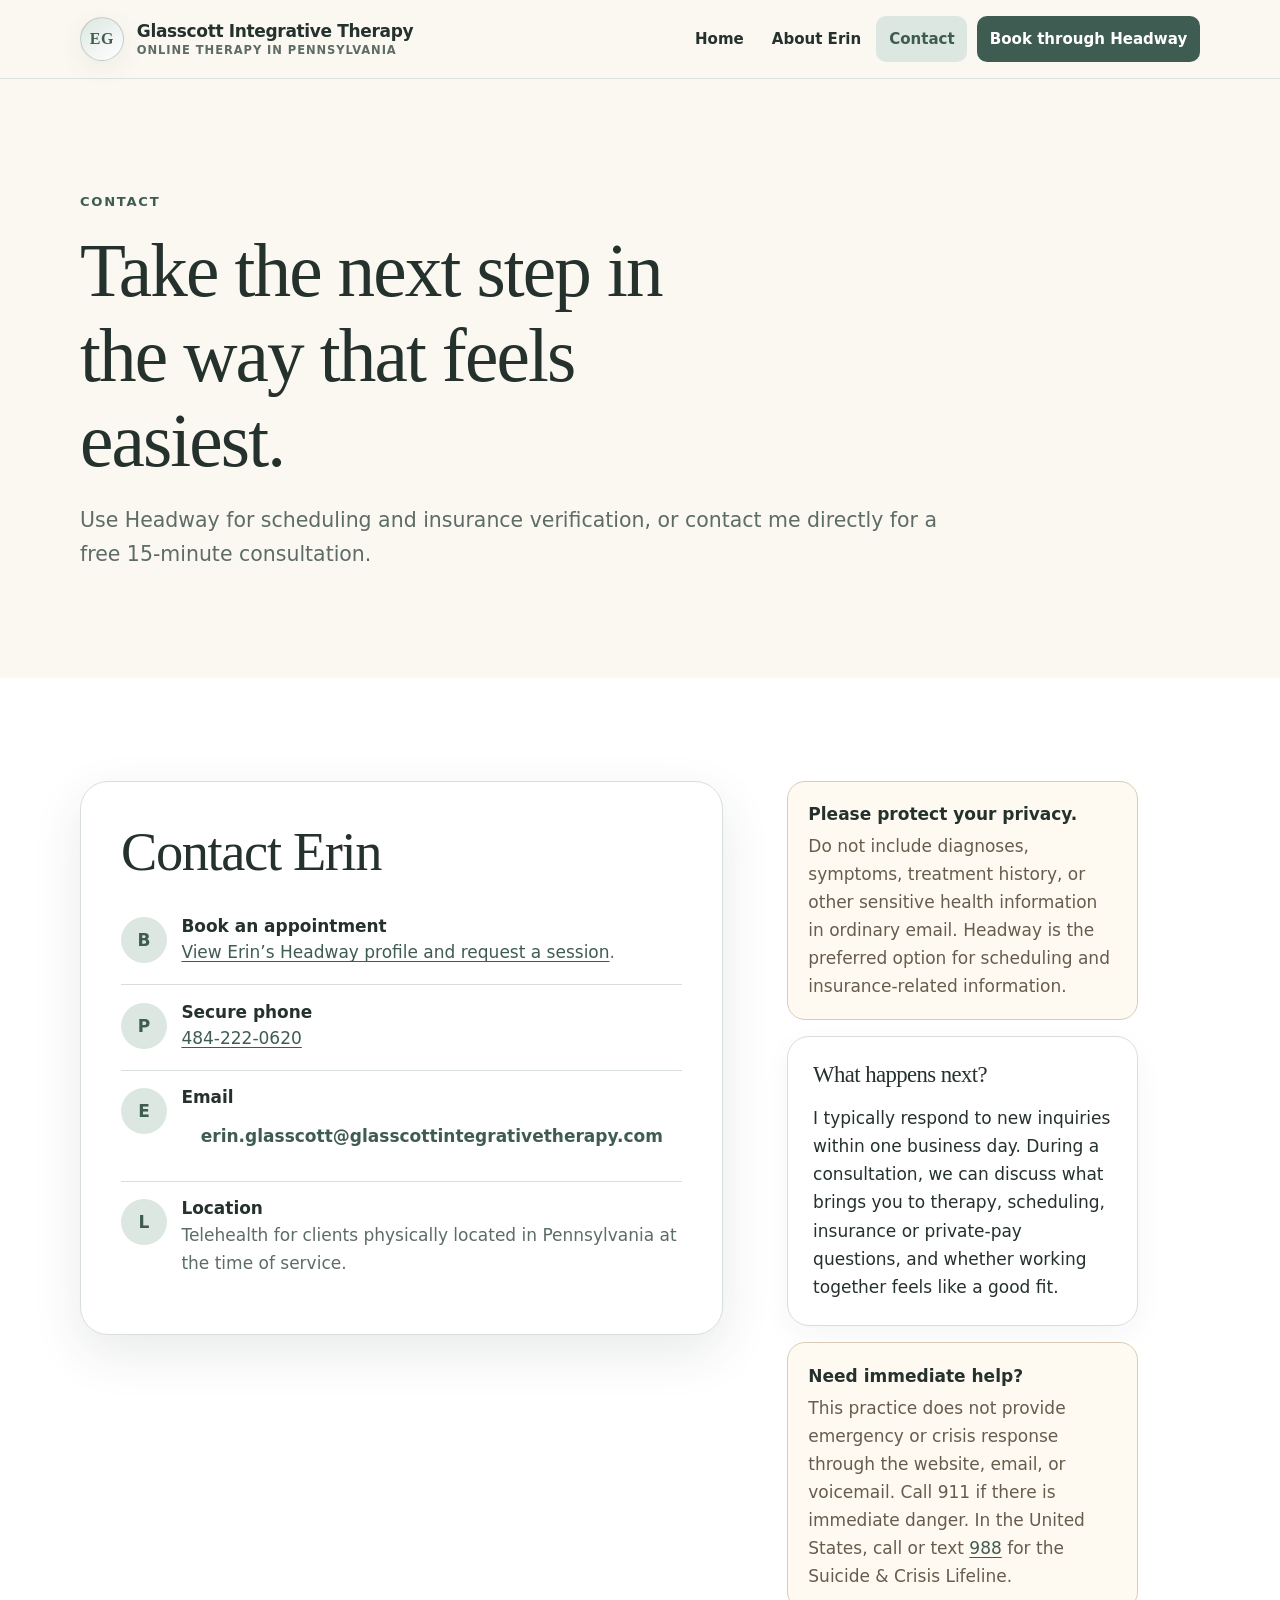
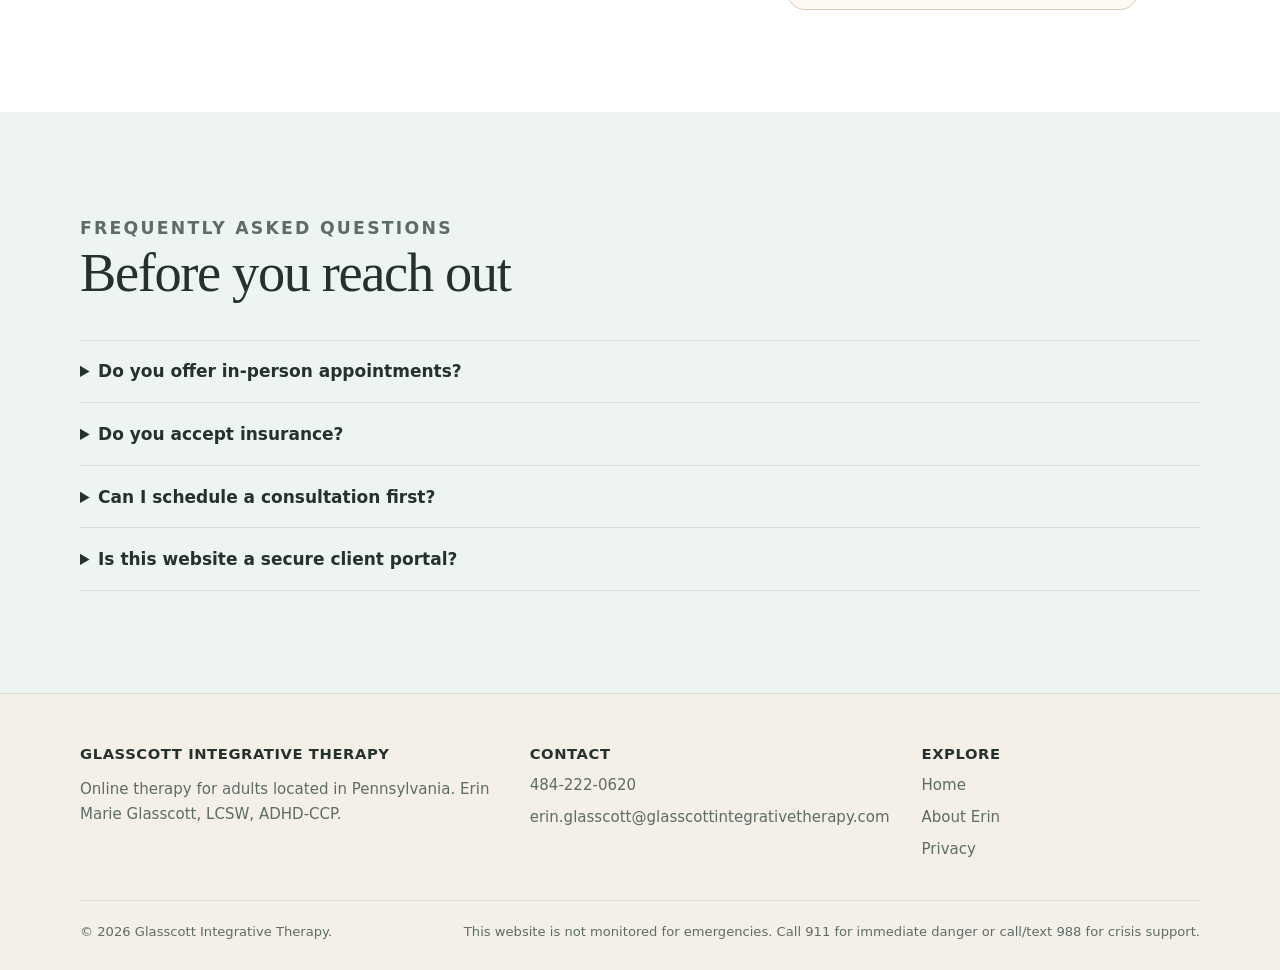
<file: contact.html>
<!doctype html>
<html lang="en">
<head>
  <!-- Google tag (gtag.js) -->
<script async src="https://www.googletagmanager.com/gtag/js?id=G-K0G08039L5"></script>
<script>
  window.dataLayer = window.dataLayer || [];
  function gtag(){dataLayer.push(arguments);}
  gtag('js', new Date());

  gtag('config', 'G-K0G08039L5');
</script>
  <meta charset="utf-8">
  <meta name="viewport" content="width=device-width, initial-scale=1">
  <title>Contact Erin | Glasscott Integrative Therapy</title>
  <meta name="description" content="Contact Erin Glasscott, LCSW, or book an online therapy appointment through Headway. Serving adults located in Pennsylvania.">
  <meta name="theme-color" content="#3f5c52">
  <link rel="canonical" href="https://glasscottintegrativetherapy.com/contact.html">
  <link rel="icon" href="favicon.svg" type="image/svg+xml">
  <link rel="stylesheet" href="styles.css">
</head>
<body>
  <a class="skip-link" href="#main">Skip to main content</a>

  <header class="site-header">
    <div class="container nav-wrap">
      <a class="brand" href="index.html" aria-label="Glasscott Integrative Therapy home">
        <span class="brand-mark" aria-hidden="true">EG</span>
        <span class="brand-text">Glasscott Integrative Therapy<small>Online therapy in Pennsylvania</small></span>
      </a>
      <button class="nav-toggle" type="button" aria-expanded="false" aria-controls="site-nav">Menu</button>
      <nav class="site-nav" id="site-nav" aria-label="Main navigation">
        <a href="index.html">Home</a>
        <a href="about.html">About Erin</a>
        <a href="contact.html" aria-current="page">Contact</a>
        <a class="nav-cta" href="https://care.headway.co/providers/erin-glasscott" target="_blank" rel="noopener">Book through Headway</a>
      </nav>
    </div>
  </header>

  <main id="main">
    <section class="page-hero">
      <div class="container">
        <p class="eyebrow">Contact</p>
        <h1>Take the next step in the way that feels easiest.</h1>
        <p class="lead">Use Headway for scheduling and insurance verification, or contact me directly for a free 15-minute consultation.</p>
      </div>
    </section>

    <section class="section section-white">
      <div class="container contact-grid">
        <div class="contact-card">
          <h2>Contact Erin</h2>

          <div class="contact-method">
            <div class="contact-icon" aria-hidden="true">B</div>
            <div>
              <h3>Book an appointment</h3>
              <p><a href="https://care.headway.co/providers/erin-glasscott" target="_blank" rel="noopener">View Erin’s Headway profile and request a session</a>.</p>
            </div>
          </div>

          <div class="contact-method">
            <div class="contact-icon" aria-hidden="true">P</div>
            <div>
              <h3>Secure phone</h3>
              <p><a href="tel:+14842220620">484-222-0620</a></p>
            </div>
          </div>

          <div class="contact-method">
            <div class="contact-icon" aria-hidden="true">E</div>
            <div>
              <h3>Email</h3>
              <a
  class="button"
  href="https://mail.google.com/mail/?view=cm&fs=1&to=erin.glasscott@glasscottintegrativetherapy.com&su=Therapy%20Inquiry"
  target="_blank"
  rel="noopener noreferrer"
>
  erin.glasscott@glasscottintegrativetherapy.com
</a>
            </div>
          </div>

          <div class="contact-method">
            <div class="contact-icon" aria-hidden="true">L</div>
            <div>
              <h3>Location</h3>
              <p>Telehealth for clients physically located in Pennsylvania at the time of service.</p>
            </div>
          </div>
        </div>

        <aside>
          <div class="notice">
            <strong>Please protect your privacy.</strong>
            <p>Do not include diagnoses, symptoms, treatment history, or other sensitive health information in ordinary email. Headway is the preferred option for scheduling and insurance-related information.</p>
          </div>

          <div class="card" style="margin-top: 1rem;">
            <h3>What happens next?</h3>
            <p>I typically respond to new inquiries within one business day. During a consultation, we can discuss what brings you to therapy, scheduling, insurance or private-pay questions, and whether working together feels like a good fit.</p>
          </div>

          <div class="notice" style="margin-top: 1rem;">
            <strong>Need immediate help?</strong>
            <p>This practice does not provide emergency or crisis response through the website, email, or voicemail. Call 911 if there is immediate danger. In the United States, call or text <a href="tel:988">988</a> for the Suicide &amp; Crisis Lifeline.</p>
          </div>
        </aside>
      </div>
    </section>

    <section class="section section-sage">
      <div class="container">
        <div class="section-heading">
          <p class="eyebrow">Frequently asked questions</p>
          <h2>Before you reach out</h2>
        </div>
        <div class="faq">
          <details>
            <summary>Do you offer in-person appointments?</summary>
            <p>The practice is telehealth only and serves clients who are physically located in Pennsylvania at the time of their appointment.</p>
          </details>
          <details>
            <summary>Do you accept insurance?</summary>
            <p>Erin works with multiple insurance plans through Headway. Use the Headway booking page to see current plan participation and confirm your benefits.</p>
          </details>
          <details>
            <summary>Can I schedule a consultation first?</summary>
            <p>Yes. You may call or email to request a free 15-minute consultation before scheduling a full session.</p>
          </details>
          <details>
            <summary>Is this website a secure client portal?</summary>
            <p>No. This is a public informational website hosted on GitHub Pages. Do not submit clinical information through the website or ordinary email.</p>
          </details>
        </div>
      </div>
    </section>
  </main>

  <footer class="site-footer">
    <div class="container">
      <div class="footer-grid">
        <div>
          <h2>Glasscott Integrative Therapy</h2>
          <p>Online therapy for adults located in Pennsylvania. Erin Marie Glasscott, LCSW, ADHD-CCP.</p>
        </div>
        <div>
          <h3>Contact</h3>
          <div class="footer-links">
            <a href="tel:+14842220620">484-222-0620</a>
            <a href="mailto:erin.glasscott@glasscottintegrativetherapy.com">erin.glasscott@glasscottintegrativetherapy.com</a>
          </div>
        </div>
        <div>
          <h3>Explore</h3>
          <div class="footer-links">
            <a href="index.html">Home</a>
            <a href="about.html">About Erin</a>
            <a href="privacy.html">Privacy</a>
          </div>
        </div>
      </div>
      <div class="footer-bottom">
        <span>© <span data-current-year></span> Glasscott Integrative Therapy.</span>
        <span>This website is not monitored for emergencies. Call 911 for immediate danger or call/text 988 for crisis support.</span>
      </div>
    </div>
  </footer>

  <script src="script.js"></script>
</body>
</html>
</file>
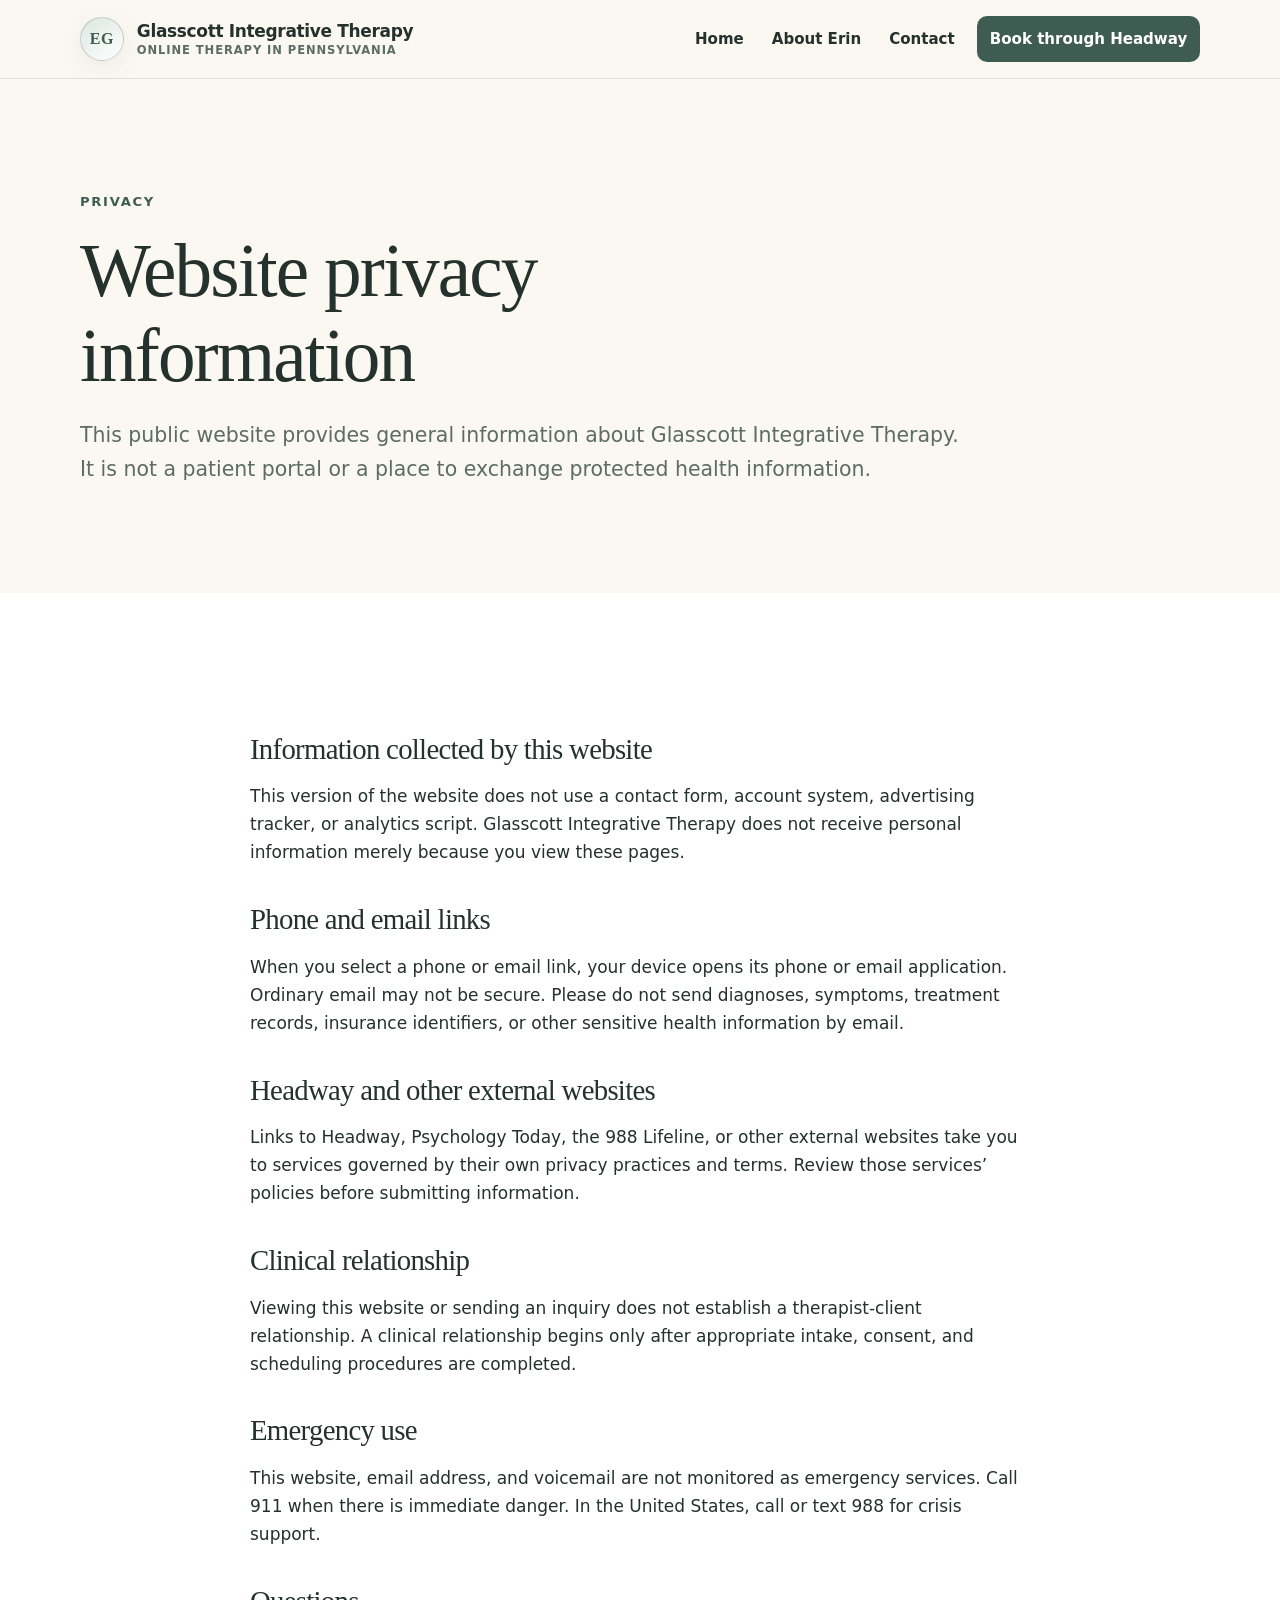
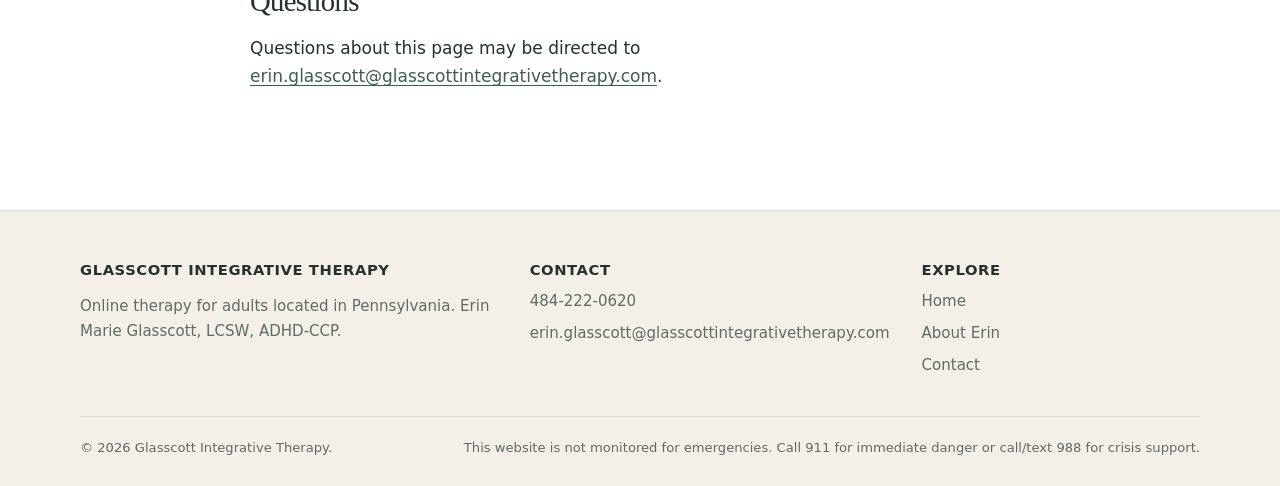
<file: privacy.html>
<!doctype html>
<html lang="en">
<head>
  <!-- Google tag (gtag.js) -->
<script async src="https://www.googletagmanager.com/gtag/js?id=G-K0G08039L5"></script>
<script>
  window.dataLayer = window.dataLayer || [];
  function gtag(){dataLayer.push(arguments);}
  gtag('js', new Date());

  gtag('config', 'G-K0G08039L5');
</script>
  <meta charset="utf-8">
  <meta name="viewport" content="width=device-width, initial-scale=1">
  <title>Privacy | Glasscott Integrative Therapy</title>
  <meta name="description" content="Website privacy information for Glasscott Integrative Therapy.">
  <meta name="theme-color" content="#3f5c52">
  <link rel="canonical" href="https://glasscottintegrativetherapy.com/privacy.html">
  <link rel="icon" href="favicon.svg" type="image/svg+xml">
  <link rel="stylesheet" href="styles.css">
</head>
<body>
  <a class="skip-link" href="#main">Skip to main content</a>

  <header class="site-header">
    <div class="container nav-wrap">
      <a class="brand" href="index.html" aria-label="Glasscott Integrative Therapy home">
        <span class="brand-mark" aria-hidden="true">EG</span>
        <span class="brand-text">Glasscott Integrative Therapy<small>Online therapy in Pennsylvania</small></span>
      </a>
      <button class="nav-toggle" type="button" aria-expanded="false" aria-controls="site-nav">Menu</button>
      <nav class="site-nav" id="site-nav" aria-label="Main navigation">
        <a href="index.html">Home</a>
        <a href="about.html">About Erin</a>
        <a href="contact.html">Contact</a>
        <a class="nav-cta" href="https://care.headway.co/providers/erin-glasscott" target="_blank" rel="noopener">Book through Headway</a>
      </nav>
    </div>
  </header>

  <main id="main">
    <section class="page-hero">
      <div class="container">
        <p class="eyebrow">Privacy</p>
        <h1>Website privacy information</h1>
        <p class="lead">This public website provides general information about Glasscott Integrative Therapy. It is not a patient portal or a place to exchange protected health information.</p>
      </div>
    </section>

    <section class="section section-white">
      <div class="container legal-copy">
        <h2>Information collected by this website</h2>
        <p>This version of the website does not use a contact form, account system, advertising tracker, or analytics script. Glasscott Integrative Therapy does not receive personal information merely because you view these pages.</p>

        <h2>Phone and email links</h2>
        <p>When you select a phone or email link, your device opens its phone or email application. Ordinary email may not be secure. Please do not send diagnoses, symptoms, treatment records, insurance identifiers, or other sensitive health information by email.</p>

        <h2>Headway and other external websites</h2>
        <p>Links to Headway, Psychology Today, the 988 Lifeline, or other external websites take you to services governed by their own privacy practices and terms. Review those services’ policies before submitting information.</p>

        <h2>Clinical relationship</h2>
        <p>Viewing this website or sending an inquiry does not establish a therapist-client relationship. A clinical relationship begins only after appropriate intake, consent, and scheduling procedures are completed.</p>

        <h2>Emergency use</h2>
        <p>This website, email address, and voicemail are not monitored as emergency services. Call 911 when there is immediate danger. In the United States, call or text 988 for crisis support.</p>

        <h2>Questions</h2>
        <p>Questions about this page may be directed to <a href="mailto:erin.glasscott@glasscottintegrativetherapy.com">erin.glasscott@glasscottintegrativetherapy.com</a>.</p>
      </div>
    </section>
  </main>

  <footer class="site-footer">
    <div class="container">
      <div class="footer-grid">
        <div>
          <h2>Glasscott Integrative Therapy</h2>
          <p>Online therapy for adults located in Pennsylvania. Erin Marie Glasscott, LCSW, ADHD-CCP.</p>
        </div>
        <div>
          <h3>Contact</h3>
          <div class="footer-links">
            <a href="tel:+14842220620">484-222-0620</a>
            <a href="mailto:erin.glasscott@glasscottintegrativetherapy.com">erin.glasscott@glasscottintegrativetherapy.com</a>
          </div>
        </div>
        <div>
          <h3>Explore</h3>
          <div class="footer-links">
            <a href="index.html">Home</a>
            <a href="about.html">About Erin</a>
            <a href="contact.html">Contact</a>
          </div>
        </div>
      </div>
      <div class="footer-bottom">
        <span>© <span data-current-year></span> Glasscott Integrative Therapy.</span>
        <span>This website is not monitored for emergencies. Call 911 for immediate danger or call/text 988 for crisis support.</span>
      </div>
    </div>
  </footer>

  <script src="script.js"></script>
</body>
</html>
</file>
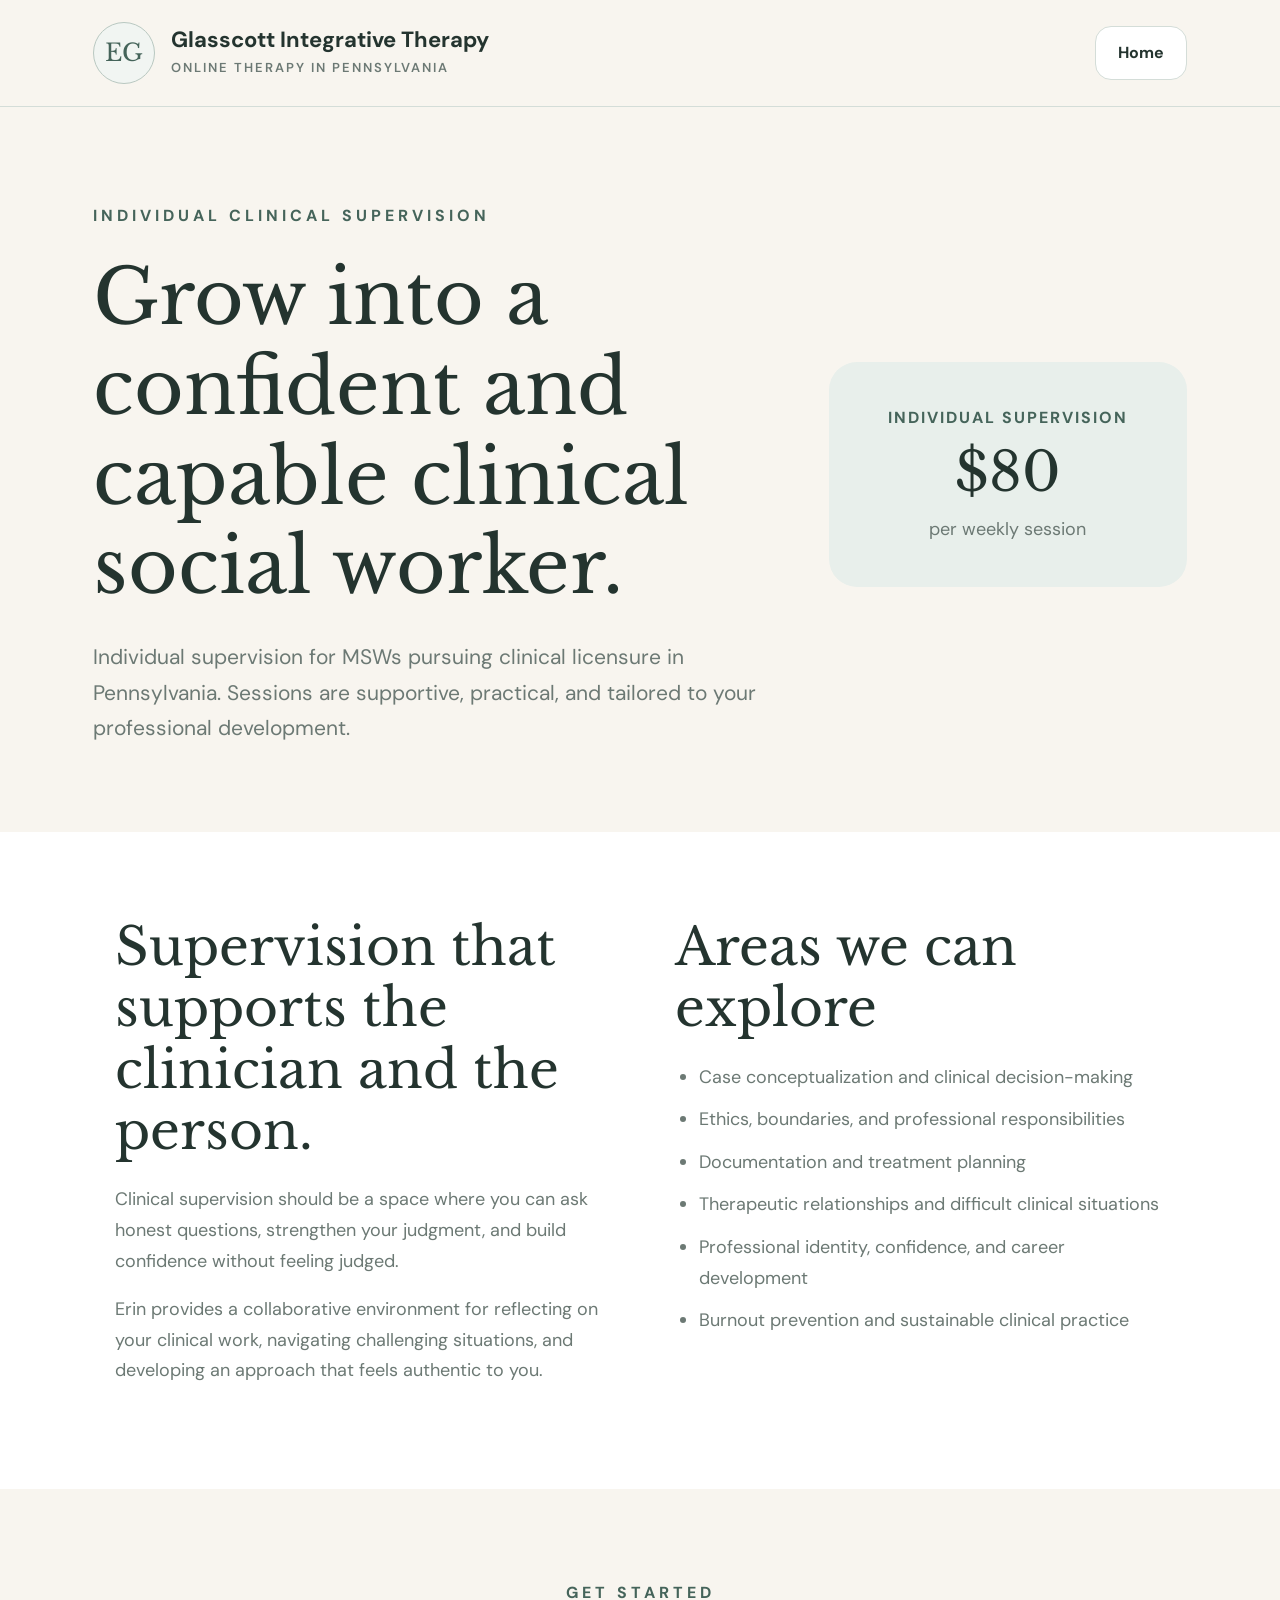
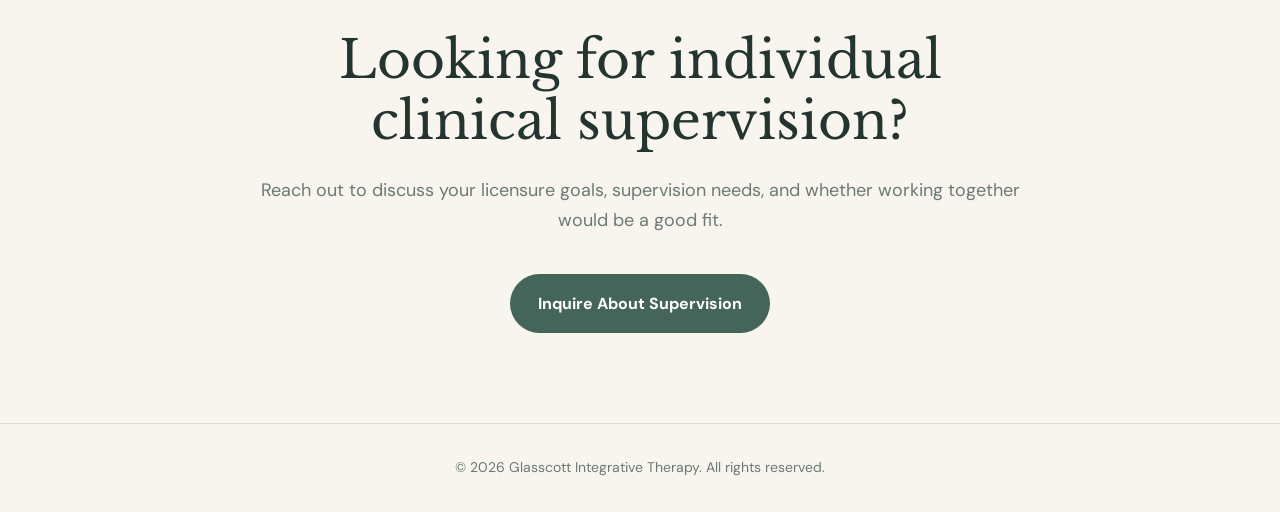
<file: supervision.html>
<!DOCTYPE html>
<html lang="en">
<head>
  <!-- Google tag (gtag.js) -->
<script async src="https://www.googletagmanager.com/gtag/js?id=G-K0G08039L5"></script>
<script>
  window.dataLayer = window.dataLayer || [];
  function gtag(){dataLayer.push(arguments);}
  gtag('js', new Date());

  gtag('config', 'G-K0G08039L5');
</script>
  <meta charset="UTF-8">
  <meta name="viewport" content="width=device-width, initial-scale=1.0">

  <title>Clinical Supervision | Glasscott Integrative Therapy</title>

  <meta
    name="description"
    content="Individual clinical supervision for Pennsylvania MSWs pursuing clinical licensure. Supportive, practical, and personalized supervision with Erin Marie Glasscott, LCSW."
  >

  <link rel="preconnect" href="https://fonts.googleapis.com">
  <link rel="preconnect" href="https://fonts.gstatic.com" crossorigin>

  <link
    href="https://fonts.googleapis.com/css2?family=DM+Sans:wght@400;500;600;700&family=Libre+Baskerville:wght@400;700&display=swap"
    rel="stylesheet"
  >

  <style>
    :root {
      --background: #f8f5ef;
      --white: #ffffff;
      --dark: #24342f;
      --green: #45645a;
      --light-green: #e8efeb;
      --gray: #6c7974;
      --border: #d4ddd8;
    }

    * {
      box-sizing: border-box;
    }

    body {
      margin: 0;
      background: var(--background);
      color: var(--dark);
      font-family: "DM Sans", sans-serif;
      line-height: 1.7;
    }

    header {
      background: var(--background);
      border-bottom: 1px solid var(--border);
    }

    .navigation {
      max-width: 1150px;
      margin: 0 auto;
      padding: 22px 28px;
      display: flex;
      align-items: center;
      justify-content: space-between;
      gap: 20px;
    }

    .brand {
      display: flex;
      align-items: center;
      gap: 16px;
      color: var(--dark);
      text-decoration: none;
    }

    .logo {
      width: 62px;
      height: 62px;
      border: 1px solid #b9c8c1;
      border-radius: 50%;
      display: flex;
      align-items: center;
      justify-content: center;
      font-family: "Libre Baskerville", serif;
      font-size: 24px;
      color: var(--green);
      background: #f1f5f2;
    }

    .brand-name {
      font-size: 22px;
      font-weight: 700;
      line-height: 1.15;
    }

    .brand-tagline {
      margin-top: 4px;
      color: var(--gray);
      font-size: 13px;
      font-weight: 600;
      letter-spacing: 2px;
      text-transform: uppercase;
    }

    .home-link {
      padding: 12px 22px;
      border: 1px solid var(--border);
      border-radius: 16px;
      color: var(--dark);
      background: var(--white);
      text-decoration: none;
      font-weight: 700;
    }

    .hero {
      max-width: 1150px;
      margin: 0 auto;
      padding: 95px 28px 85px;
      display: grid;
      grid-template-columns: 1.3fr 0.7fr;
      gap: 70px;
      align-items: center;
    }

    .eyebrow {
      margin-bottom: 24px;
      color: var(--green);
      font-size: 16px;
      font-weight: 700;
      letter-spacing: 4px;
      text-transform: uppercase;
    }

    h1,
    h2 {
      font-family: "Libre Baskerville", serif;
      font-weight: 400;
      line-height: 1.18;
    }

    h1 {
      max-width: 760px;
      margin: 0 0 28px;
      font-size: clamp(44px, 7vw, 76px);
    }

    .hero-text {
      max-width: 720px;
      margin: 0;
      color: var(--gray);
      font-size: 21px;
    }

    .price-card {
      padding: 42px 34px;
      border-radius: 28px;
      background: var(--light-green);
      text-align: center;
    }

    .price-label {
      color: var(--green);
      font-weight: 700;
      letter-spacing: 2px;
      text-transform: uppercase;
    }

    .price {
      margin: 10px 0 0;
      font-family: "Libre Baskerville", serif;
      font-size: 54px;
      line-height: 1.2;
    }

    .price-detail {
      margin: 8px 0 0;
      color: var(--gray);
    }

    .content-section {
      background: var(--white);
      padding: 85px 28px;
    }

    .content-grid {
      max-width: 1050px;
      margin: 0 auto;
      display: grid;
      grid-template-columns: 1fr 1fr;
      gap: 70px;
    }

    h2 {
      margin-top: 0;
      margin-bottom: 22px;
      font-size: clamp(34px, 5vw, 52px);
    }

    p {
      color: var(--gray);
      font-size: 18px;
    }

    ul {
      padding-left: 24px;
      color: var(--gray);
      font-size: 18px;
    }

    li {
      margin-bottom: 12px;
    }

    .cta-section {
      padding: 90px 28px;
      text-align: center;
    }

    .cta-inner {
      max-width: 760px;
      margin: 0 auto;
    }

    .button {
      display: inline-block;
      margin-top: 20px;
      padding: 16px 28px;
      border-radius: 999px;
      background: var(--green);
      color: var(--white);
      text-decoration: none;
      font-weight: 700;
    }

    footer {
      padding: 32px 28px;
      border-top: 1px solid var(--border);
      color: var(--gray);
      text-align: center;
      font-size: 14px;
    }

    @media (max-width: 760px) {
      .navigation {
        padding: 18px;
      }

      .logo {
        width: 52px;
        height: 52px;
        font-size: 20px;
      }

      .brand-name {
        font-size: 17px;
      }

      .brand-tagline {
        font-size: 10px;
        letter-spacing: 1.4px;
      }

      .home-link {
        padding: 10px 14px;
      }

      .hero {
        padding: 70px 28px;
        grid-template-columns: 1fr;
        gap: 42px;
      }

      .content-grid {
        grid-template-columns: 1fr;
        gap: 40px;
      }
    }
  </style>
</head>

<body>
  <header>
    <nav class="navigation">
      <a class="brand" href="index.html">
        <div class="logo">EG</div>

        <div>
          <div class="brand-name">Glasscott Integrative Therapy</div>
          <div class="brand-tagline">Online Therapy in Pennsylvania</div>
        </div>
      </a>

      <a class="home-link" href="index.html">Home</a>
    </nav>
  </header>

  <main>
    <section class="hero">
      <div>
        <div class="eyebrow">Individual Clinical Supervision</div>

        <h1>Grow into a confident and capable clinical social worker.</h1>

        <p class="hero-text">
          Individual supervision for MSWs pursuing clinical licensure in
          Pennsylvania. Sessions are supportive, practical, and tailored to
          your professional development.
        </p>
      </div>

      <div class="price-card">
        <div class="price-label">Individual Supervision</div>
        <div class="price">$80</div>
        <p class="price-detail">per weekly session</p>
      </div>
    </section>

    <section class="content-section">
      <div class="content-grid">
        <div>
          <h2>Supervision that supports the clinician and the person.</h2>

          <p>
            Clinical supervision should be a space where you can ask honest
            questions, strengthen your judgment, and build confidence without
            feeling judged.
          </p>

          <p>
            Erin provides a collaborative environment for reflecting on your
            clinical work, navigating challenging situations, and developing
            an approach that feels authentic to you.
          </p>
        </div>

        <div>
          <h2>Areas we can explore</h2>

          <ul>
            <li>Case conceptualization and clinical decision-making</li>
            <li>Ethics, boundaries, and professional responsibilities</li>
            <li>Documentation and treatment planning</li>
            <li>Therapeutic relationships and difficult clinical situations</li>
            <li>Professional identity, confidence, and career development</li>
            <li>Burnout prevention and sustainable clinical practice</li>
          </ul>
        </div>
      </div>
    </section>

    <section class="cta-section">
      <div class="cta-inner">
        <div class="eyebrow">Get Started</div>

        <h2>Looking for individual clinical supervision?</h2>

        <p>
          Reach out to discuss your licensure goals, supervision needs, and
          whether working together would be a good fit.
        </p>

       <a
  class="button"
  href="https://mail.google.com/mail/?view=cm&fs=1&to=erin.glasscott@glasscottintegrativetherapy.com&su=Clinical%20Supervision%20Inquiry"
  target="_blank"
  rel="noopener noreferrer"
>
  Inquire About Supervision
</a>
      </div>
    </section>
  </main>

  <footer>
    © 2026 Glasscott Integrative Therapy. All rights reserved.
  </footer>
</body>
</html>
</file>
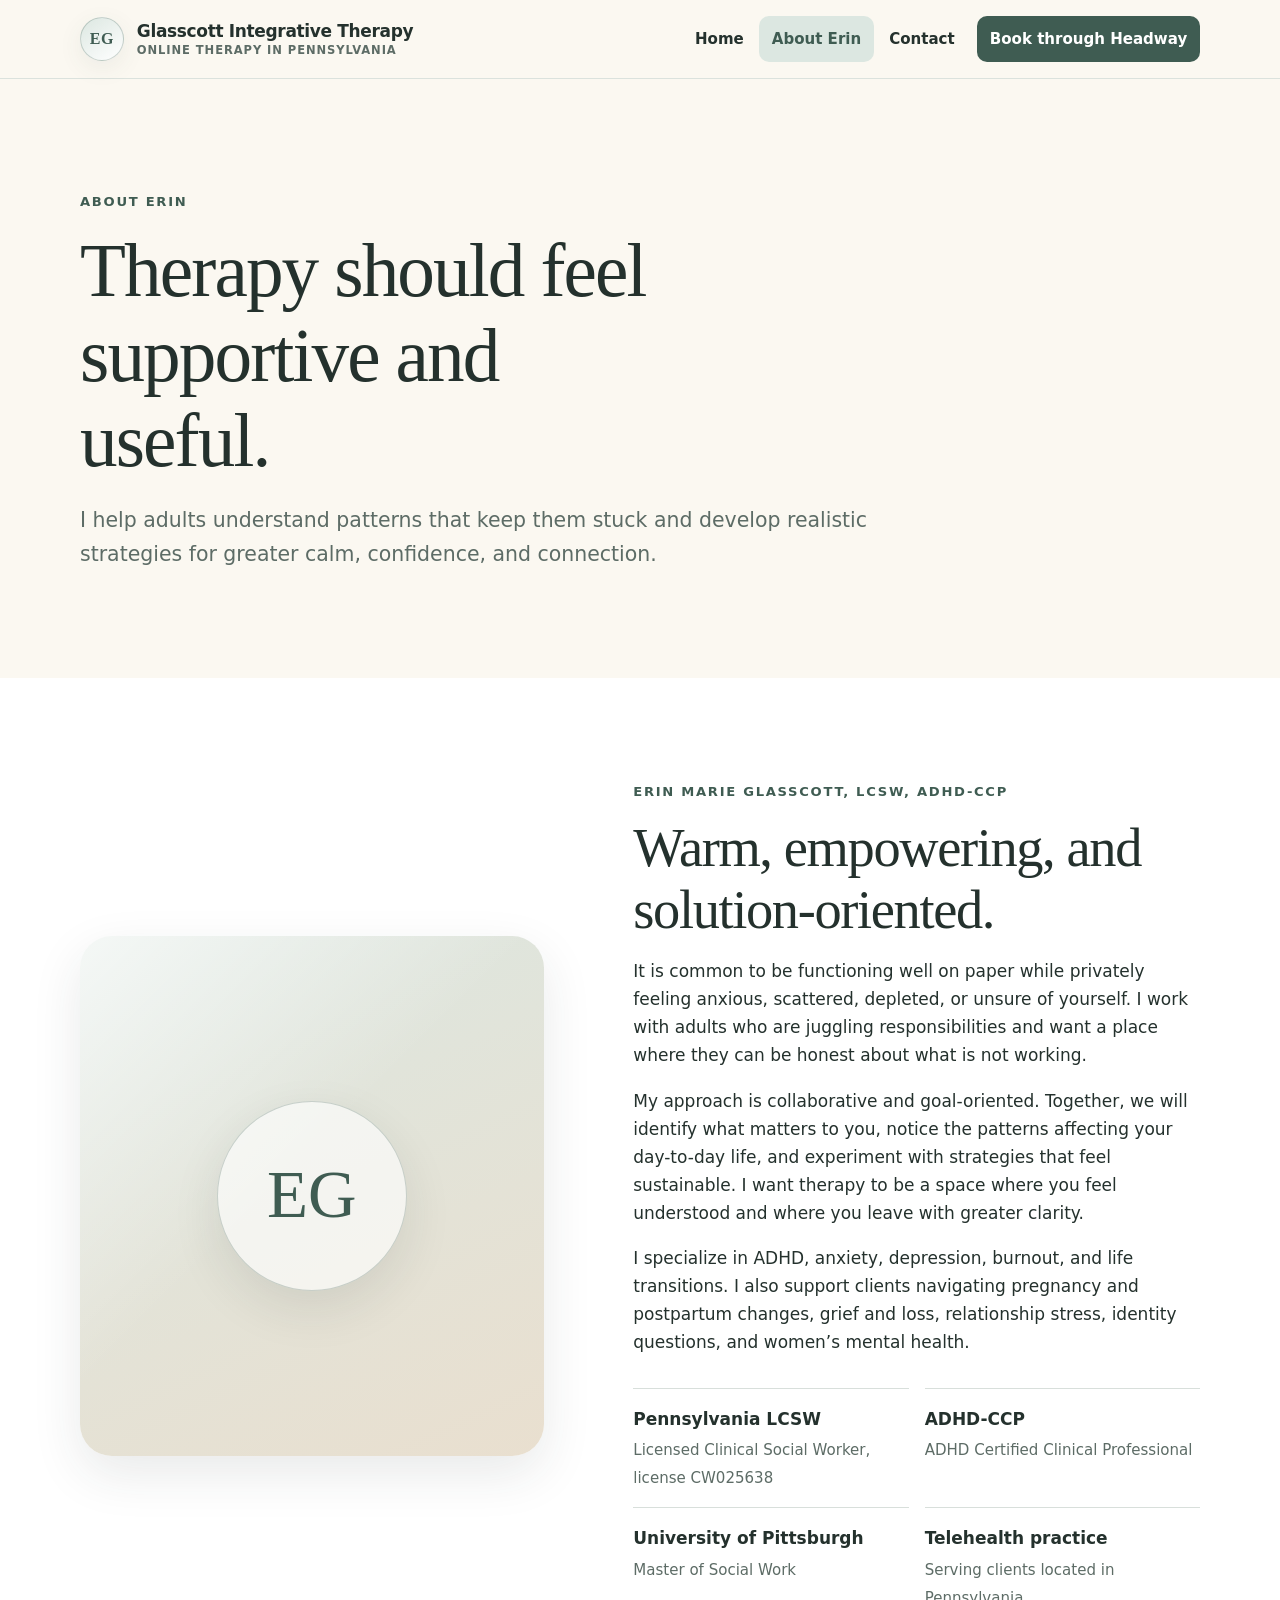
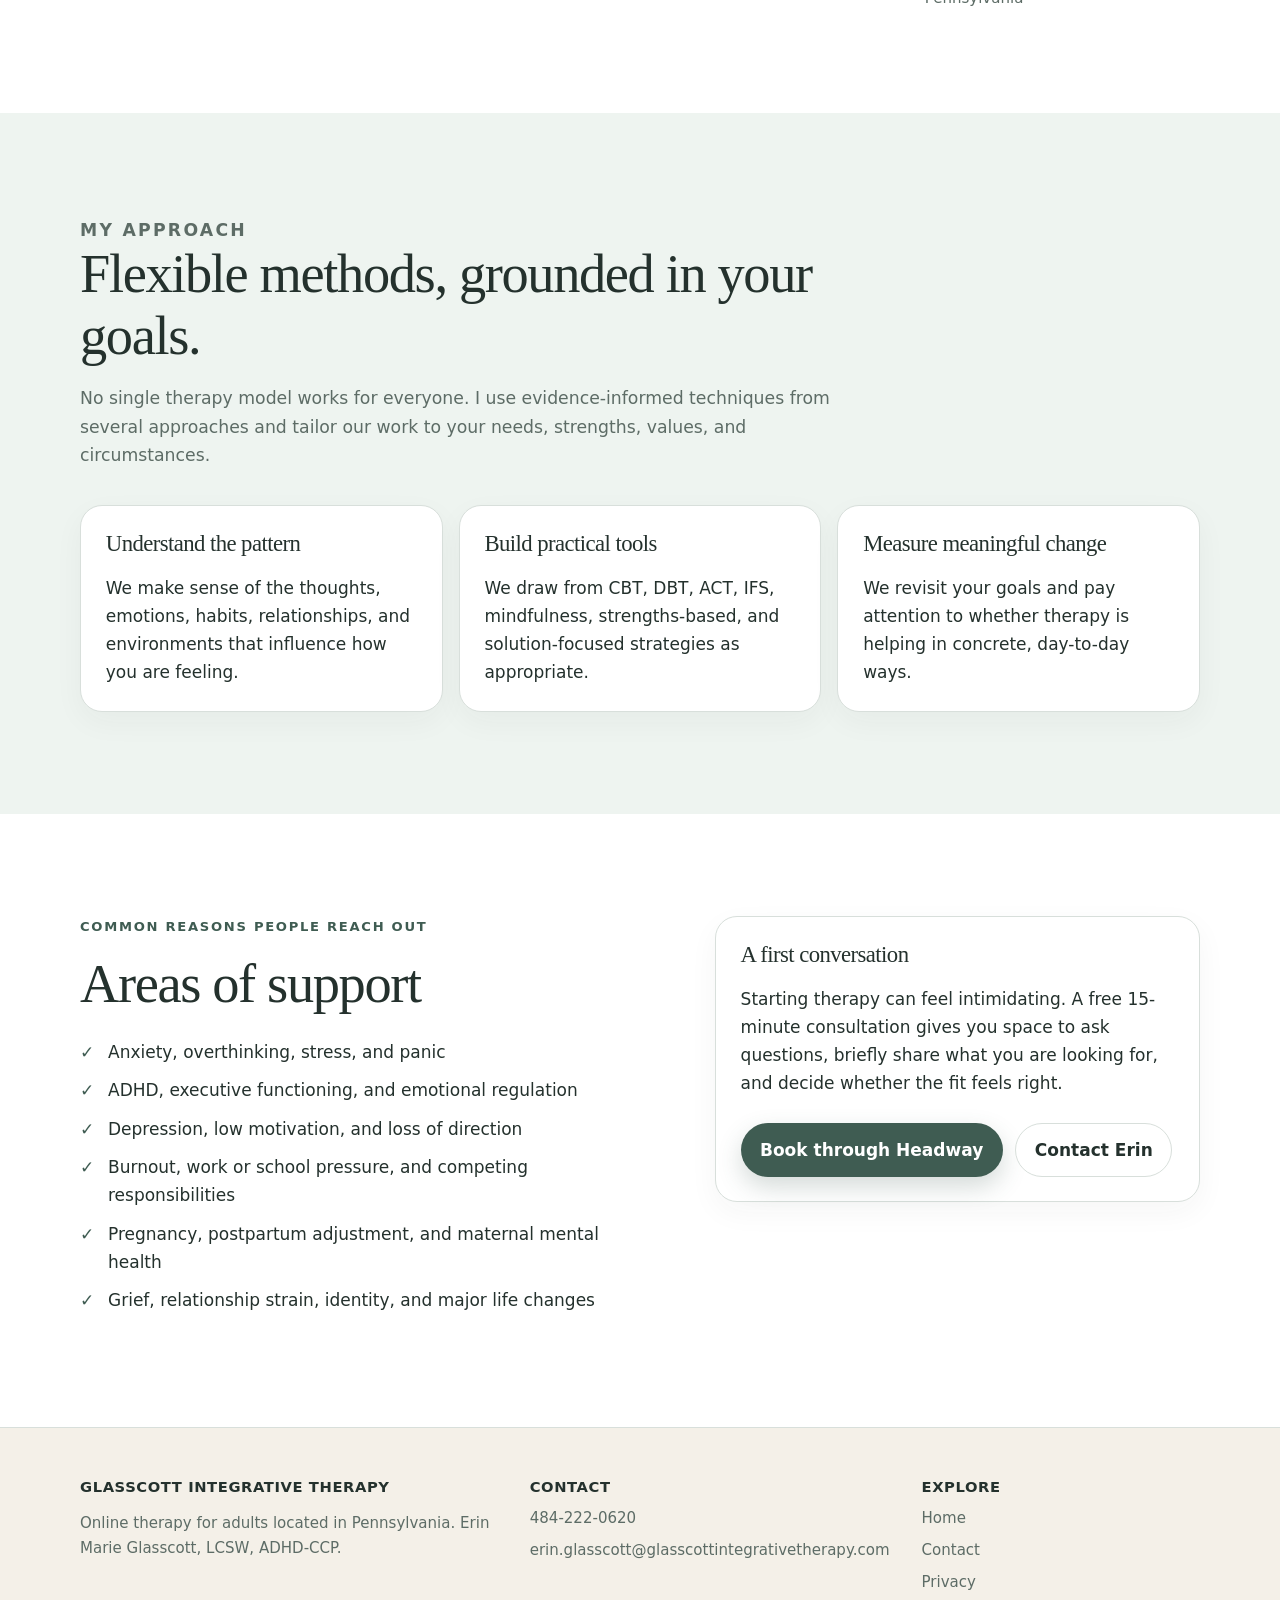
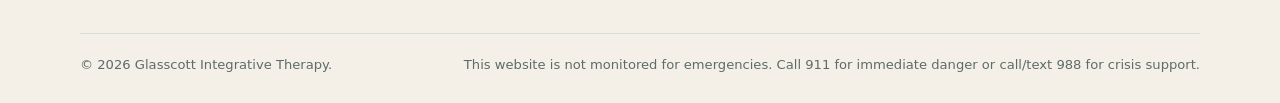
<file: glasscott-therapy-website/about.html>
<!doctype html>
<html lang="en">
<head>
  <meta charset="utf-8">
  <meta name="viewport" content="width=device-width, initial-scale=1">
  <title>About Erin Glasscott, LCSW | Glasscott Integrative Therapy</title>
  <meta name="description" content="Learn about Erin Marie Glasscott, LCSW, ADHD-CCP, and her warm, collaborative approach to online therapy for adults in Pennsylvania.">
  <meta name="theme-color" content="#3f5c52">
  <link rel="canonical" href="https://glasscottintegrativetherapy.com/about.html">
  <link rel="icon" href="favicon.svg" type="image/svg+xml">
  <link rel="stylesheet" href="styles.css">
</head>
<body>
  <a class="skip-link" href="#main">Skip to main content</a>

  <header class="site-header">
    <div class="container nav-wrap">
      <a class="brand" href="index.html" aria-label="Glasscott Integrative Therapy home">
        <span class="brand-mark" aria-hidden="true">EG</span>
        <span class="brand-text">Glasscott Integrative Therapy<small>Online therapy in Pennsylvania</small></span>
      </a>
      <button class="nav-toggle" type="button" aria-expanded="false" aria-controls="site-nav">Menu</button>
      <nav class="site-nav" id="site-nav" aria-label="Main navigation">
        <a href="index.html">Home</a>
        <a href="about.html" aria-current="page">About Erin</a>
        <a href="contact.html">Contact</a>
        <a class="nav-cta" href="https://care.headway.co/providers/erin-glasscott" target="_blank" rel="noopener">Book through Headway</a>
      </nav>
    </div>
  </header>

  <main id="main">
    <section class="page-hero">
      <div class="container">
        <p class="eyebrow">About Erin</p>
        <h1>Therapy should feel supportive and useful.</h1>
        <p class="lead">I help adults understand patterns that keep them stuck and develop realistic strategies for greater calm, confidence, and connection.</p>
      </div>
    </section>

    <section class="section section-white">
      <div class="container split">
        <div class="portrait-placeholder" aria-label="Decorative portrait placeholder">
          <div class="portrait-monogram" aria-hidden="true">EG</div>
        </div>
        <div class="bio-copy">
          <p class="eyebrow">Erin Marie Glasscott, LCSW, ADHD-CCP</p>
          <h2>Warm, empowering, and solution-oriented.</h2>
          <p>It is common to be functioning well on paper while privately feeling anxious, scattered, depleted, or unsure of yourself. I work with adults who are juggling responsibilities and want a place where they can be honest about what is not working.</p>
          <p>My approach is collaborative and goal-oriented. Together, we will identify what matters to you, notice the patterns affecting your day-to-day life, and experiment with strategies that feel sustainable. I want therapy to be a space where you feel understood and where you leave with greater clarity.</p>
          <p>I specialize in ADHD, anxiety, depression, burnout, and life transitions. I also support clients navigating pregnancy and postpartum changes, grief and loss, relationship stress, identity questions, and women’s mental health.</p>

          <div class="credentials" aria-label="Credentials">
            <div class="credential">
              <strong>Pennsylvania LCSW</strong>
              <span>Licensed Clinical Social Worker, license CW025638</span>
            </div>
            <div class="credential">
              <strong>ADHD-CCP</strong>
              <span>ADHD Certified Clinical Professional</span>
            </div>
            <div class="credential">
              <strong>University of Pittsburgh</strong>
              <span>Master of Social Work</span>
            </div>
            <div class="credential">
              <strong>Telehealth practice</strong>
              <span>Serving clients located in Pennsylvania</span>
            </div>
          </div>
        </div>
      </div>
    </section>

    <section class="section section-sage">
      <div class="container">
        <div class="section-heading">
          <p class="eyebrow">My approach</p>
          <h2>Flexible methods, grounded in your goals.</h2>
          <p>No single therapy model works for everyone. I use evidence-informed techniques from several approaches and tailor our work to your needs, strengths, values, and circumstances.</p>
        </div>
        <div class="card-grid">
          <article class="card">
            <h3>Understand the pattern</h3>
            <p>We make sense of the thoughts, emotions, habits, relationships, and environments that influence how you are feeling.</p>
          </article>
          <article class="card">
            <h3>Build practical tools</h3>
            <p>We draw from CBT, DBT, ACT, IFS, mindfulness, strengths-based, and solution-focused strategies as appropriate.</p>
          </article>
          <article class="card">
            <h3>Measure meaningful change</h3>
            <p>We revisit your goals and pay attention to whether therapy is helping in concrete, day-to-day ways.</p>
          </article>
        </div>
      </div>
    </section>

    <section class="section section-white">
      <div class="container contact-grid">
        <div>
          <p class="eyebrow">Common reasons people reach out</p>
          <h2>Areas of support</h2>
          <ul class="check-list">
            <li>Anxiety, overthinking, stress, and panic</li>
            <li>ADHD, executive functioning, and emotional regulation</li>
            <li>Depression, low motivation, and loss of direction</li>
            <li>Burnout, work or school pressure, and competing responsibilities</li>
            <li>Pregnancy, postpartum adjustment, and maternal mental health</li>
            <li>Grief, relationship strain, identity, and major life changes</li>
          </ul>
        </div>
        <div class="card">
          <h3>A first conversation</h3>
          <p>Starting therapy can feel intimidating. A free 15-minute consultation gives you space to ask questions, briefly share what you are looking for, and decide whether the fit feels right.</p>
          <div class="button-row">
            <a class="button button-primary" href="https://care.headway.co/providers/erin-glasscott" target="_blank" rel="noopener">Book through Headway</a>
            <a class="button button-secondary" href="contact.html">Contact Erin</a>
          </div>
        </div>
      </div>
    </section>
  </main>

  <footer class="site-footer">
    <div class="container">
      <div class="footer-grid">
        <div>
          <h2>Glasscott Integrative Therapy</h2>
          <p>Online therapy for adults located in Pennsylvania. Erin Marie Glasscott, LCSW, ADHD-CCP.</p>
        </div>
        <div>
          <h3>Contact</h3>
          <div class="footer-links">
            <a href="tel:+14842220620">484-222-0620</a>
            <a href="mailto:erin.glasscott@glasscottintegrativetherapy.com">erin.glasscott@glasscottintegrativetherapy.com</a>
          </div>
        </div>
        <div>
          <h3>Explore</h3>
          <div class="footer-links">
            <a href="index.html">Home</a>
            <a href="contact.html">Contact</a>
            <a href="privacy.html">Privacy</a>
          </div>
        </div>
      </div>
      <div class="footer-bottom">
        <span>© <span data-current-year></span> Glasscott Integrative Therapy.</span>
        <span>This website is not monitored for emergencies. Call 911 for immediate danger or call/text 988 for crisis support.</span>
      </div>
    </div>
  </footer>

  <script src="script.js"></script>
</body>
</html>
</file>
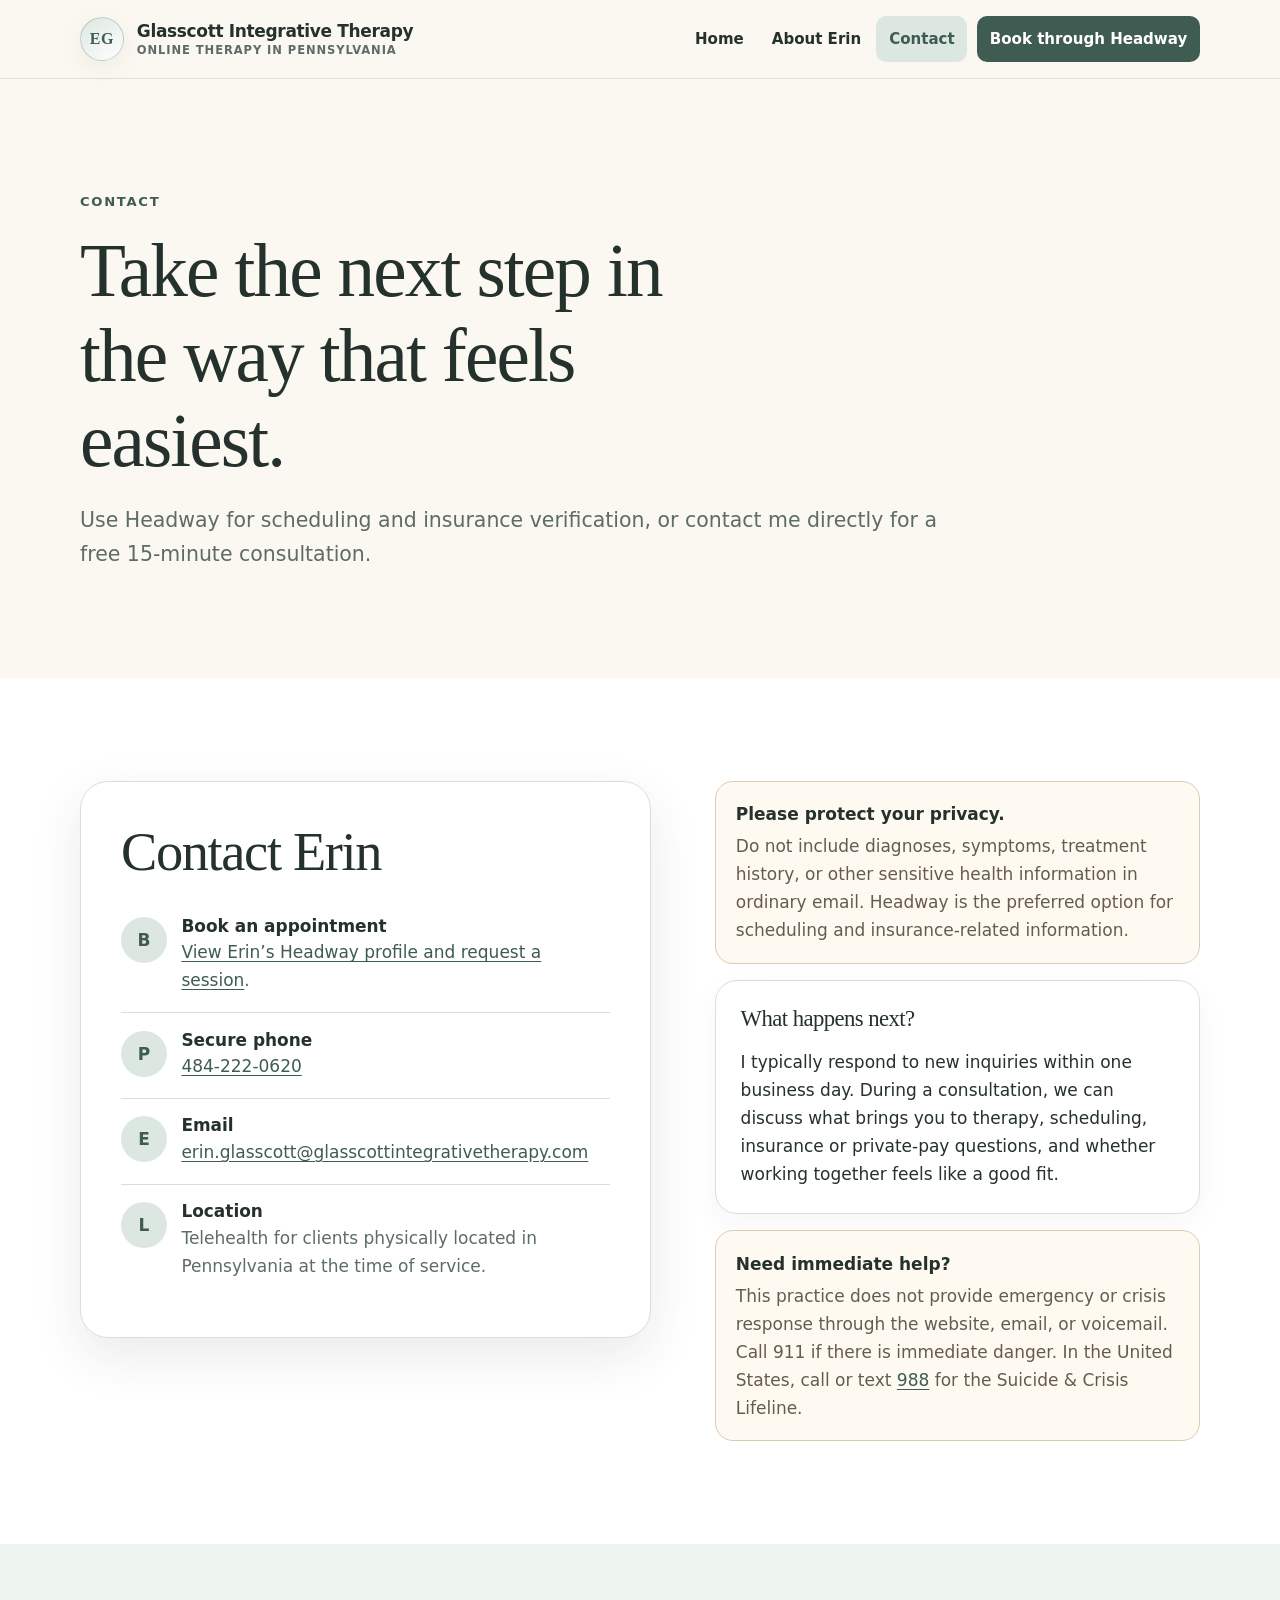
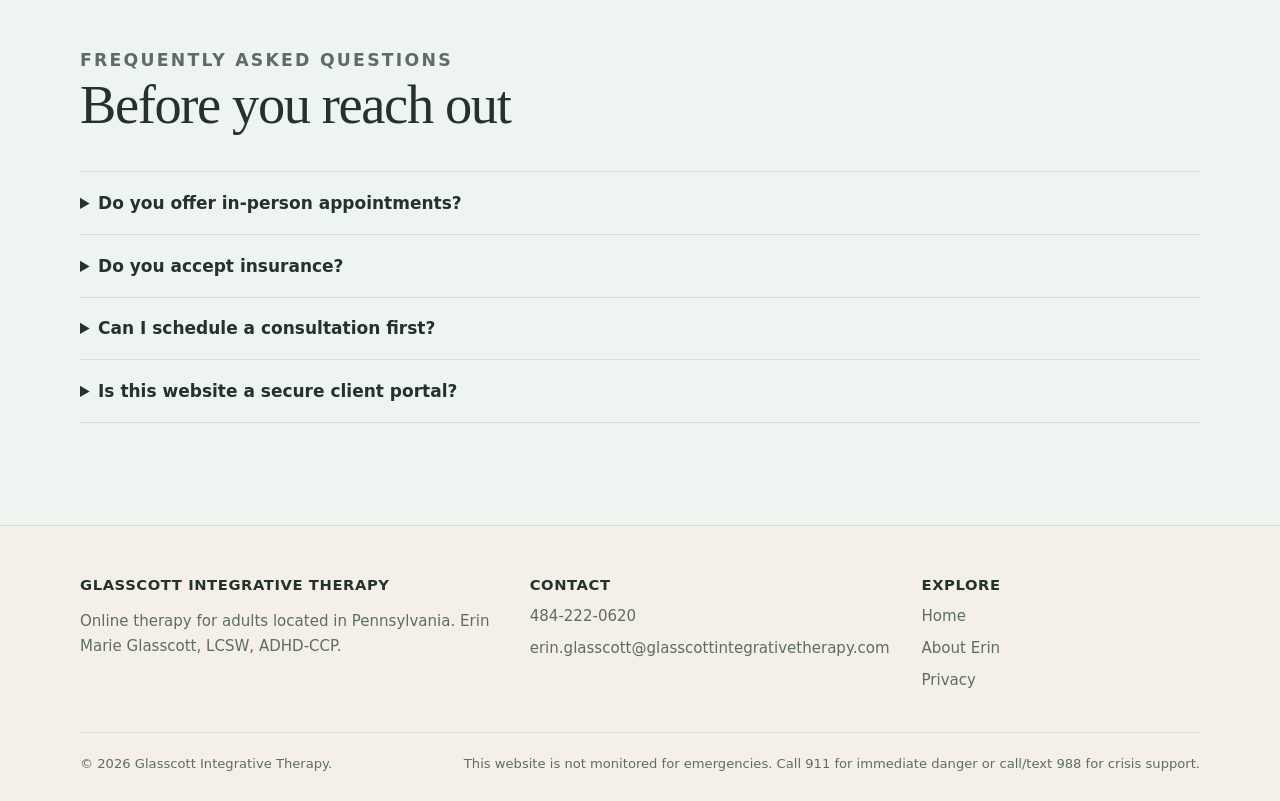
<file: glasscott-therapy-website/contact.html>
<!doctype html>
<html lang="en">
<head>
  <meta charset="utf-8">
  <meta name="viewport" content="width=device-width, initial-scale=1">
  <title>Contact Erin | Glasscott Integrative Therapy</title>
  <meta name="description" content="Contact Erin Glasscott, LCSW, or book an online therapy appointment through Headway. Serving adults located in Pennsylvania.">
  <meta name="theme-color" content="#3f5c52">
  <link rel="canonical" href="https://glasscottintegrativetherapy.com/contact.html">
  <link rel="icon" href="favicon.svg" type="image/svg+xml">
  <link rel="stylesheet" href="styles.css">
</head>
<body>
  <a class="skip-link" href="#main">Skip to main content</a>

  <header class="site-header">
    <div class="container nav-wrap">
      <a class="brand" href="index.html" aria-label="Glasscott Integrative Therapy home">
        <span class="brand-mark" aria-hidden="true">EG</span>
        <span class="brand-text">Glasscott Integrative Therapy<small>Online therapy in Pennsylvania</small></span>
      </a>
      <button class="nav-toggle" type="button" aria-expanded="false" aria-controls="site-nav">Menu</button>
      <nav class="site-nav" id="site-nav" aria-label="Main navigation">
        <a href="index.html">Home</a>
        <a href="about.html">About Erin</a>
        <a href="contact.html" aria-current="page">Contact</a>
        <a class="nav-cta" href="https://care.headway.co/providers/erin-glasscott" target="_blank" rel="noopener">Book through Headway</a>
      </nav>
    </div>
  </header>

  <main id="main">
    <section class="page-hero">
      <div class="container">
        <p class="eyebrow">Contact</p>
        <h1>Take the next step in the way that feels easiest.</h1>
        <p class="lead">Use Headway for scheduling and insurance verification, or contact me directly for a free 15-minute consultation.</p>
      </div>
    </section>

    <section class="section section-white">
      <div class="container contact-grid">
        <div class="contact-card">
          <h2>Contact Erin</h2>

          <div class="contact-method">
            <div class="contact-icon" aria-hidden="true">B</div>
            <div>
              <h3>Book an appointment</h3>
              <p><a href="https://care.headway.co/providers/erin-glasscott" target="_blank" rel="noopener">View Erin’s Headway profile and request a session</a>.</p>
            </div>
          </div>

          <div class="contact-method">
            <div class="contact-icon" aria-hidden="true">P</div>
            <div>
              <h3>Secure phone</h3>
              <p><a href="tel:+14842220620">484-222-0620</a></p>
            </div>
          </div>

          <div class="contact-method">
            <div class="contact-icon" aria-hidden="true">E</div>
            <div>
              <h3>Email</h3>
              <p><a href="mailto:erin.glasscott@glasscottintegrativetherapy.com?subject=Therapy%20consultation%20request">erin.glasscott@glasscottintegrativetherapy.com</a></p>
            </div>
          </div>

          <div class="contact-method">
            <div class="contact-icon" aria-hidden="true">L</div>
            <div>
              <h3>Location</h3>
              <p>Telehealth for clients physically located in Pennsylvania at the time of service.</p>
            </div>
          </div>
        </div>

        <aside>
          <div class="notice">
            <strong>Please protect your privacy.</strong>
            <p>Do not include diagnoses, symptoms, treatment history, or other sensitive health information in ordinary email. Headway is the preferred option for scheduling and insurance-related information.</p>
          </div>

          <div class="card" style="margin-top: 1rem;">
            <h3>What happens next?</h3>
            <p>I typically respond to new inquiries within one business day. During a consultation, we can discuss what brings you to therapy, scheduling, insurance or private-pay questions, and whether working together feels like a good fit.</p>
          </div>

          <div class="notice" style="margin-top: 1rem;">
            <strong>Need immediate help?</strong>
            <p>This practice does not provide emergency or crisis response through the website, email, or voicemail. Call 911 if there is immediate danger. In the United States, call or text <a href="tel:988">988</a> for the Suicide &amp; Crisis Lifeline.</p>
          </div>
        </aside>
      </div>
    </section>

    <section class="section section-sage">
      <div class="container">
        <div class="section-heading">
          <p class="eyebrow">Frequently asked questions</p>
          <h2>Before you reach out</h2>
        </div>
        <div class="faq">
          <details>
            <summary>Do you offer in-person appointments?</summary>
            <p>The practice is telehealth only and serves clients who are physically located in Pennsylvania at the time of their appointment.</p>
          </details>
          <details>
            <summary>Do you accept insurance?</summary>
            <p>Erin works with multiple insurance plans through Headway. Use the Headway booking page to see current plan participation and confirm your benefits.</p>
          </details>
          <details>
            <summary>Can I schedule a consultation first?</summary>
            <p>Yes. You may call or email to request a free 15-minute consultation before scheduling a full session.</p>
          </details>
          <details>
            <summary>Is this website a secure client portal?</summary>
            <p>No. This is a public informational website hosted on GitHub Pages. Do not submit clinical information through the website or ordinary email.</p>
          </details>
        </div>
      </div>
    </section>
  </main>

  <footer class="site-footer">
    <div class="container">
      <div class="footer-grid">
        <div>
          <h2>Glasscott Integrative Therapy</h2>
          <p>Online therapy for adults located in Pennsylvania. Erin Marie Glasscott, LCSW, ADHD-CCP.</p>
        </div>
        <div>
          <h3>Contact</h3>
          <div class="footer-links">
            <a href="tel:+14842220620">484-222-0620</a>
            <a href="mailto:erin.glasscott@glasscottintegrativetherapy.com">erin.glasscott@glasscottintegrativetherapy.com</a>
          </div>
        </div>
        <div>
          <h3>Explore</h3>
          <div class="footer-links">
            <a href="index.html">Home</a>
            <a href="about.html">About Erin</a>
            <a href="privacy.html">Privacy</a>
          </div>
        </div>
      </div>
      <div class="footer-bottom">
        <span>© <span data-current-year></span> Glasscott Integrative Therapy.</span>
        <span>This website is not monitored for emergencies. Call 911 for immediate danger or call/text 988 for crisis support.</span>
      </div>
    </div>
  </footer>

  <script src="script.js"></script>
</body>
</html>
</file>
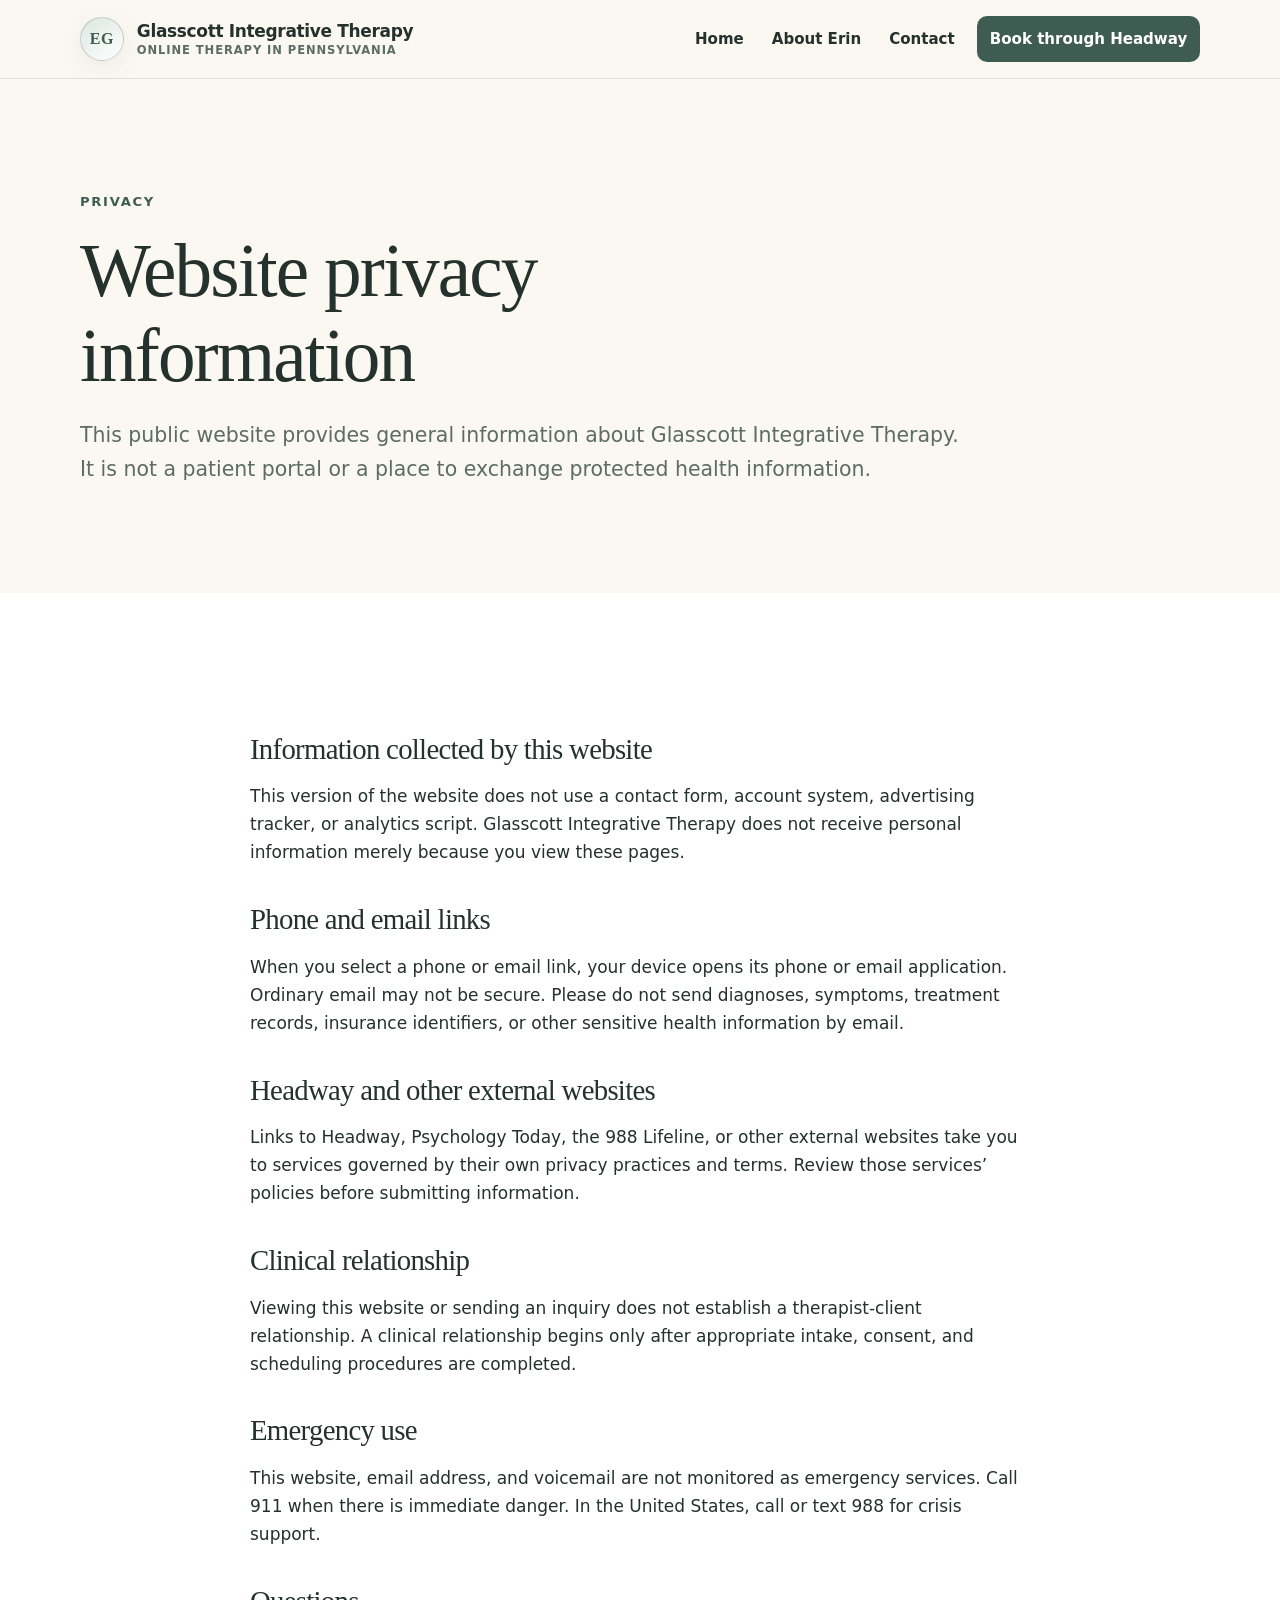
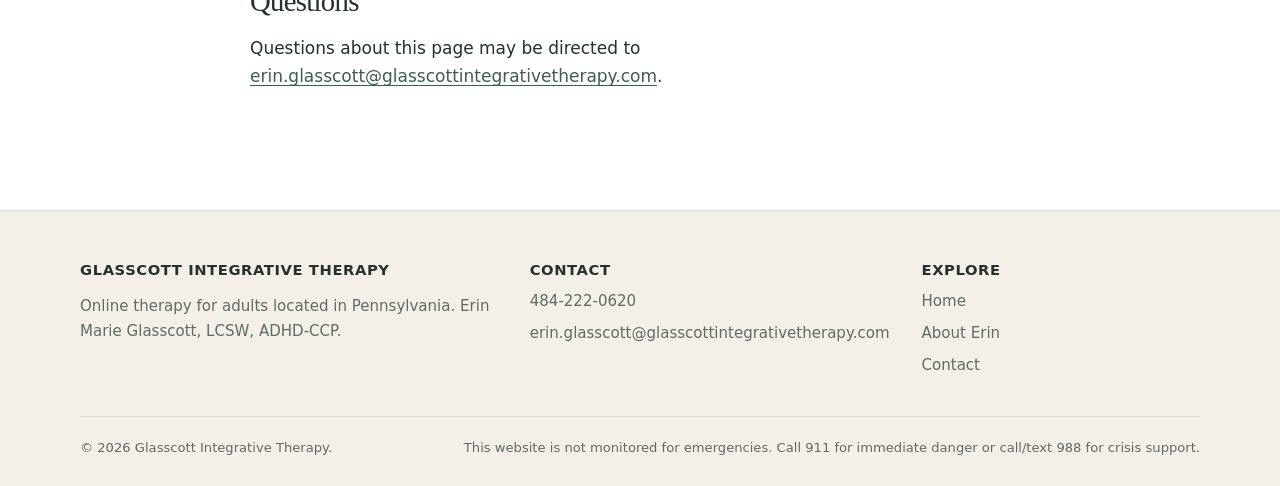
<file: glasscott-therapy-website/privacy.html>
<!doctype html>
<html lang="en">
<head>
  <meta charset="utf-8">
  <meta name="viewport" content="width=device-width, initial-scale=1">
  <title>Privacy | Glasscott Integrative Therapy</title>
  <meta name="description" content="Website privacy information for Glasscott Integrative Therapy.">
  <meta name="theme-color" content="#3f5c52">
  <link rel="canonical" href="https://glasscottintegrativetherapy.com/privacy.html">
  <link rel="icon" href="favicon.svg" type="image/svg+xml">
  <link rel="stylesheet" href="styles.css">
</head>
<body>
  <a class="skip-link" href="#main">Skip to main content</a>

  <header class="site-header">
    <div class="container nav-wrap">
      <a class="brand" href="index.html" aria-label="Glasscott Integrative Therapy home">
        <span class="brand-mark" aria-hidden="true">EG</span>
        <span class="brand-text">Glasscott Integrative Therapy<small>Online therapy in Pennsylvania</small></span>
      </a>
      <button class="nav-toggle" type="button" aria-expanded="false" aria-controls="site-nav">Menu</button>
      <nav class="site-nav" id="site-nav" aria-label="Main navigation">
        <a href="index.html">Home</a>
        <a href="about.html">About Erin</a>
        <a href="contact.html">Contact</a>
        <a class="nav-cta" href="https://care.headway.co/providers/erin-glasscott" target="_blank" rel="noopener">Book through Headway</a>
      </nav>
    </div>
  </header>

  <main id="main">
    <section class="page-hero">
      <div class="container">
        <p class="eyebrow">Privacy</p>
        <h1>Website privacy information</h1>
        <p class="lead">This public website provides general information about Glasscott Integrative Therapy. It is not a patient portal or a place to exchange protected health information.</p>
      </div>
    </section>

    <section class="section section-white">
      <div class="container legal-copy">
        <h2>Information collected by this website</h2>
        <p>This version of the website does not use a contact form, account system, advertising tracker, or analytics script. Glasscott Integrative Therapy does not receive personal information merely because you view these pages.</p>

        <h2>Phone and email links</h2>
        <p>When you select a phone or email link, your device opens its phone or email application. Ordinary email may not be secure. Please do not send diagnoses, symptoms, treatment records, insurance identifiers, or other sensitive health information by email.</p>

        <h2>Headway and other external websites</h2>
        <p>Links to Headway, Psychology Today, the 988 Lifeline, or other external websites take you to services governed by their own privacy practices and terms. Review those services’ policies before submitting information.</p>

        <h2>Clinical relationship</h2>
        <p>Viewing this website or sending an inquiry does not establish a therapist-client relationship. A clinical relationship begins only after appropriate intake, consent, and scheduling procedures are completed.</p>

        <h2>Emergency use</h2>
        <p>This website, email address, and voicemail are not monitored as emergency services. Call 911 when there is immediate danger. In the United States, call or text 988 for crisis support.</p>

        <h2>Questions</h2>
        <p>Questions about this page may be directed to <a href="mailto:erin.glasscott@glasscottintegrativetherapy.com">erin.glasscott@glasscottintegrativetherapy.com</a>.</p>
      </div>
    </section>
  </main>

  <footer class="site-footer">
    <div class="container">
      <div class="footer-grid">
        <div>
          <h2>Glasscott Integrative Therapy</h2>
          <p>Online therapy for adults located in Pennsylvania. Erin Marie Glasscott, LCSW, ADHD-CCP.</p>
        </div>
        <div>
          <h3>Contact</h3>
          <div class="footer-links">
            <a href="tel:+14842220620">484-222-0620</a>
            <a href="mailto:erin.glasscott@glasscottintegrativetherapy.com">erin.glasscott@glasscottintegrativetherapy.com</a>
          </div>
        </div>
        <div>
          <h3>Explore</h3>
          <div class="footer-links">
            <a href="index.html">Home</a>
            <a href="about.html">About Erin</a>
            <a href="contact.html">Contact</a>
          </div>
        </div>
      </div>
      <div class="footer-bottom">
        <span>© <span data-current-year></span> Glasscott Integrative Therapy.</span>
        <span>This website is not monitored for emergencies. Call 911 for immediate danger or call/text 988 for crisis support.</span>
      </div>
    </div>
  </footer>

  <script src="script.js"></script>
</body>
</html>
</file>
<file: styles.css>
:root {
  --ink: #24312d;
  --muted: #5d6c66;
  --sage: #5e786e;
  --sage-dark: #3f5c52;
  --sage-light: #dce7e1;
  --cream: #fbf8f1;
  --paper: #ffffff;
  --sand: #e9dfcf;
  --gold: #a57a45;
  --line: #d8dfdb;
  --shadow: 0 18px 50px rgba(36, 49, 45, 0.10);
  --radius: 22px;
  --max-width: 1120px;
}

* {
  box-sizing: border-box;
}

html {
  scroll-behavior: smooth;
}

body {
  margin: 0;
  color: var(--ink);
  background: var(--cream);
  font-family: Inter, ui-sans-serif, system-ui, -apple-system, BlinkMacSystemFont, "Segoe UI", sans-serif;
  font-size: 17px;
  line-height: 1.65;
}

img {
  display: block;
  max-width: 100%;
}

a {
  color: var(--sage-dark);
  text-underline-offset: 0.2em;
}

a:hover {
  color: var(--gold);
}

button,
a {
  -webkit-tap-highlight-color: transparent;
}

.skip-link {
  position: absolute;
  top: -100px;
  left: 1rem;
  z-index: 1000;
  padding: 0.75rem 1rem;
  border-radius: 10px;
  background: var(--ink);
  color: white;
}

.skip-link:focus {
  top: 1rem;
}

.container {
  width: min(calc(100% - 2rem), var(--max-width));
  margin-inline: auto;
}

.site-header {
  position: sticky;
  top: 0;
  z-index: 50;
  border-bottom: 1px solid rgba(216, 223, 219, 0.9);
  background: rgba(251, 248, 241, 0.94);
  backdrop-filter: blur(14px);
}

.nav-wrap {
  min-height: 78px;
  display: flex;
  align-items: center;
  justify-content: space-between;
  gap: 1rem;
}

.brand {
  display: inline-flex;
  align-items: center;
  gap: 0.8rem;
  color: var(--ink);
  font-weight: 750;
  text-decoration: none;
  letter-spacing: -0.02em;
}

.brand-mark {
  width: 44px;
  height: 44px;
  display: grid;
  place-items: center;
  border: 1px solid rgba(63, 92, 82, 0.25);
  border-radius: 50%;
  background: linear-gradient(145deg, var(--sage-light), var(--paper));
  color: var(--sage-dark);
  font-family: Georgia, "Times New Roman", serif;
  font-size: 1rem;
  letter-spacing: 0.04em;
  box-shadow: 0 7px 24px rgba(63, 92, 82, 0.08);
}

.brand-text {
  line-height: 1.12;
}

.brand-text small {
  display: block;
  margin-top: 0.18rem;
  color: var(--muted);
  font-size: 0.72rem;
  font-weight: 600;
  letter-spacing: 0.08em;
  text-transform: uppercase;
}

.nav-toggle {
  display: none;
  border: 1px solid var(--line);
  border-radius: 12px;
  padding: 0.55rem 0.75rem;
  background: var(--paper);
  color: var(--ink);
  font: inherit;
  font-weight: 700;
  cursor: pointer;
}

.site-nav {
  display: flex;
  align-items: center;
  gap: 0.15rem;
}

.site-nav a {
  padding: 0.65rem 0.8rem;
  border-radius: 10px;
  color: var(--ink);
  font-size: 0.94rem;
  font-weight: 700;
  text-decoration: none;
}

.site-nav a:hover,
.site-nav a[aria-current="page"] {
  background: var(--sage-light);
  color: var(--sage-dark);
}

.site-nav .nav-cta {
  margin-left: 0.45rem;
  background: var(--sage-dark);
  color: white;
}

.site-nav .nav-cta:hover {
  background: var(--ink);
  color: white;
}

.hero {
  position: relative;
  overflow: hidden;
  padding: clamp(4.5rem, 10vw, 8rem) 0;
}

.hero::before,
.hero::after {
  content: "";
  position: absolute;
  border-radius: 999px;
  filter: blur(4px);
  pointer-events: none;
}

.hero::before {
  width: 34rem;
  height: 34rem;
  top: -18rem;
  right: -8rem;
  background: rgba(220, 231, 225, 0.82);
}

.hero::after {
  width: 21rem;
  height: 21rem;
  bottom: -12rem;
  left: -10rem;
  background: rgba(233, 223, 207, 0.72);
}

.hero-grid {
  position: relative;
  z-index: 1;
  display: grid;
  grid-template-columns: 1.25fr 0.75fr;
  gap: clamp(2rem, 6vw, 5rem);
  align-items: center;
}

.eyebrow {
  margin: 0 0 1rem;
  color: var(--sage-dark);
  font-size: 0.82rem;
  font-weight: 800;
  letter-spacing: 0.13em;
  text-transform: uppercase;
}

h1,
h2,
h3 {
  margin-top: 0;
  font-family: Georgia, "Times New Roman", serif;
  font-weight: 500;
  line-height: 1.13;
  letter-spacing: -0.025em;
}

h1 {
  margin-bottom: 1.3rem;
  font-size: clamp(2.75rem, 7vw, 5.4rem);
  max-width: 12ch;
}

h2 {
  margin-bottom: 1rem;
  font-size: clamp(2rem, 4.5vw, 3.4rem);
}

h3 {
  margin-bottom: 0.55rem;
  font-size: 1.42rem;
}

.lead {
  max-width: 62ch;
  margin: 0 0 1.65rem;
  color: var(--muted);
  font-size: clamp(1.08rem, 2.1vw, 1.28rem);
}

.button-row {
  display: flex;
  flex-wrap: wrap;
  gap: 0.8rem;
  margin-top: 1.65rem;
}

.button {
  display: inline-flex;
  align-items: center;
  justify-content: center;
  gap: 0.45rem;
  min-height: 48px;
  padding: 0.72rem 1.15rem;
  border: 1px solid transparent;
  border-radius: 999px;
  font-weight: 800;
  text-decoration: none;
  transition: transform 160ms ease, box-shadow 160ms ease, background 160ms ease;
}

.button:hover {
  transform: translateY(-2px);
}

.button-primary {
  background: var(--sage-dark);
  color: white;
  box-shadow: 0 10px 24px rgba(63, 92, 82, 0.22);
}

.button-primary:hover {
  background: var(--ink);
  color: white;
}

.button-secondary {
  border-color: var(--line);
  background: var(--paper);
  color: var(--ink);
}

.button-secondary:hover {
  border-color: var(--sage);
  color: var(--sage-dark);
  box-shadow: 0 10px 25px rgba(36, 49, 45, 0.08);
}

.hero-card {
  position: relative;
  min-height: 440px;
  display: grid;
  align-content: end;
  overflow: hidden;
  border: 1px solid rgba(94, 120, 110, 0.18);
  border-radius: 34px;
  padding: 2rem;
  background:
    radial-gradient(circle at 72% 24%, rgba(255,255,255,0.92) 0 8%, transparent 9%),
    radial-gradient(circle at 24% 30%, rgba(255,255,255,0.7) 0 4%, transparent 5%),
    linear-gradient(155deg, #dce7e1 0%, #f5f0e6 60%, #e2d3bf 100%);
  box-shadow: var(--shadow);
}

.hero-card::before {
  content: "";
  position: absolute;
  width: 220px;
  height: 340px;
  right: -35px;
  bottom: -32px;
  border: 2px solid rgba(63, 92, 82, 0.30);
  border-radius: 55% 45% 50% 50% / 40% 60% 40% 60%;
  transform: rotate(-13deg);
}

.hero-card::after {
  content: "";
  position: absolute;
  width: 120px;
  height: 260px;
  right: 54px;
  bottom: -45px;
  border-left: 3px solid rgba(63, 92, 82, 0.36);
  border-radius: 50%;
  transform: rotate(20deg);
}

.hero-card-content {
  position: relative;
  z-index: 1;
  max-width: 23rem;
  border: 1px solid rgba(255,255,255,0.58);
  border-radius: 18px;
  padding: 1.25rem;
  background: rgba(255,255,255,0.76);
  backdrop-filter: blur(12px);
  transform: translateY(55px);
}

.hero-card-content strong {
  display: block;
  margin-bottom: 0.25rem;
  font-family: Georgia, "Times New Roman", serif;
  font-size: 1.42rem;
  font-weight: 500;
}

.hero-card-content span {
  color: var(--muted);
}

.trust-strip {
  border-block: 1px solid var(--line);
  background: var(--paper);
}

.trust-grid {
  display: grid;
  grid-template-columns: repeat(4, 1fr);
}

.trust-item {
  padding: 1.4rem 1rem;
  text-align: center;
}

.trust-item + .trust-item {
  border-left: 1px solid var(--line);
}

.trust-item strong {
  display: block;
  color: var(--sage-dark);
  font-size: 1rem;
}

.trust-item span {
  color: var(--muted);
  font-size: 0.88rem;
}

.section {
  padding: clamp(4.2rem, 8vw, 7rem) 0;
}

.section-white {
  background: var(--paper);
}

.section-sage {
  background: #eef4f0;
}

.section-heading {
  max-width: 760px;
  margin-bottom: 2.2rem;
}

.section-heading p {
  margin-bottom: 0;
  color: var(--muted);
  font-size: 1.08rem;
}

.card-grid {
  display: grid;
  grid-template-columns: repeat(3, 1fr);
  gap: 1rem;
}

.card {
  border: 1px solid var(--line);
  border-radius: var(--radius);
  padding: 1.55rem;
  background: var(--paper);
  box-shadow: 0 10px 30px rgba(36, 49, 45, 0.045);
}

.card p:last-child {
  margin-bottom: 0;
}

.card-number {
  width: 42px;
  height: 42px;
  display: grid;
  place-items: center;
  margin-bottom: 1.15rem;
  border-radius: 50%;
  background: var(--sage-light);
  color: var(--sage-dark);
  font-weight: 900;
}

.split {
  display: grid;
  grid-template-columns: 0.9fr 1.1fr;
  gap: clamp(2rem, 7vw, 6rem);
  align-items: center;
}

.portrait-placeholder {
  min-height: 520px;
  display: grid;
  place-items: center;
  overflow: hidden;
  border-radius: 32px;
  background:
    linear-gradient(135deg, rgba(255,255,255,0.7), transparent 46%),
    linear-gradient(155deg, var(--sage-light), var(--sand));
  box-shadow: var(--shadow);
}

.portrait-monogram {
  width: 190px;
  height: 190px;
  display: grid;
  place-items: center;
  border: 1px solid rgba(63, 92, 82, 0.25);
  border-radius: 50%;
  background: rgba(255,255,255,0.62);
  color: var(--sage-dark);
  font-family: Georgia, "Times New Roman", serif;
  font-size: 4.2rem;
  box-shadow: 0 18px 48px rgba(36,49,45,0.10);
}

.check-list {
  margin: 1.4rem 0 0;
  padding: 0;
  list-style: none;
}

.check-list li {
  position: relative;
  margin: 0.65rem 0;
  padding-left: 1.75rem;
}

.check-list li::before {
  content: "✓";
  position: absolute;
  left: 0;
  top: 0;
  color: var(--sage-dark);
  font-weight: 900;
}

.quote-block {
  border-left: 4px solid var(--gold);
  padding: 0.2rem 0 0.2rem 1.35rem;
  color: var(--ink);
  font-family: Georgia, "Times New Roman", serif;
  font-size: clamp(1.3rem, 2.8vw, 1.85rem);
  line-height: 1.45;
}

.cta-panel {
  display: grid;
  grid-template-columns: 1.2fr 0.8fr;
  gap: 2rem;
  align-items: center;
  border-radius: 32px;
  padding: clamp(2rem, 5vw, 4rem);
  background: var(--sage-dark);
  color: white;
  box-shadow: var(--shadow);
}

.cta-panel h2,
.cta-panel p {
  color: white;
}

.cta-panel p {
  margin-bottom: 0;
  opacity: 0.84;
}

.cta-panel .button-primary {
  background: white;
  color: var(--sage-dark);
}

.cta-panel .button-primary:hover {
  background: var(--cream);
  color: var(--ink);
}

.cta-actions {
  display: flex;
  flex-wrap: wrap;
  justify-content: flex-end;
  gap: 0.75rem;
}

.page-hero {
  padding: clamp(4rem, 9vw, 7rem) 0 clamp(3rem, 7vw, 5rem);
}

.page-hero h1 {
  max-width: 16ch;
  font-size: clamp(2.7rem, 6vw, 4.7rem);
}

.page-hero .lead {
  max-width: 68ch;
}

.bio-copy p {
  margin-top: 0;
}

.credentials {
  display: grid;
  grid-template-columns: repeat(2, 1fr);
  gap: 1rem;
  margin-top: 2rem;
}

.credential {
  border-top: 1px solid var(--line);
  padding-top: 1rem;
}

.credential strong {
  display: block;
  margin-bottom: 0.15rem;
}

.credential span {
  color: var(--muted);
  font-size: 0.94rem;
}

.contact-grid {
  display: grid;
  grid-template-columns: 1fr 0.85fr;
  gap: clamp(1.2rem, 5vw, 4rem);
  align-items: start;
}

.contact-card {
  border: 1px solid var(--line);
  border-radius: 28px;
  padding: clamp(1.4rem, 4vw, 2.5rem);
  background: var(--paper);
  box-shadow: var(--shadow);
}

.contact-method {
  display: grid;
  grid-template-columns: 46px 1fr;
  gap: 0.9rem;
  align-items: start;
  padding: 1.1rem 0;
}

.contact-method + .contact-method {
  border-top: 1px solid var(--line);
}

.contact-icon {
  width: 46px;
  height: 46px;
  display: grid;
  place-items: center;
  border-radius: 50%;
  background: var(--sage-light);
  color: var(--sage-dark);
  font-weight: 900;
}

.contact-method h3 {
  margin-bottom: 0.15rem;
  font-family: inherit;
  font-size: 1.06rem;
  font-weight: 850;
  letter-spacing: 0;
}

.contact-method p {
  margin: 0;
  color: var(--muted);
}

.notice {
  border: 1px solid #dacbb6;
  border-radius: 18px;
  padding: 1.15rem 1.25rem;
  background: #fffaf1;
}

.notice strong {
  display: block;
  margin-bottom: 0.25rem;
}

.notice p {
  margin: 0;
  color: #665c4e;
}

.faq {
  border-top: 1px solid var(--line);
}

details {
  border-bottom: 1px solid var(--line);
  padding: 1.05rem 0;
}

summary {
  cursor: pointer;
  color: var(--ink);
  font-weight: 800;
}

details p {
  margin: 0.75rem 0 0;
  color: var(--muted);
}

.legal-copy {
  max-width: 780px;
}

.legal-copy h2 {
  margin-top: 2.3rem;
  font-size: 1.8rem;
}

.site-footer {
  border-top: 1px solid var(--line);
  padding: 3.2rem 0 1.7rem;
  background: #f4f0e8;
}

.footer-grid {
  display: grid;
  grid-template-columns: 1.2fr 0.8fr 0.8fr;
  gap: 2rem;
}

.footer-grid h2,
.footer-grid h3 {
  margin-bottom: 0.65rem;
  font-family: inherit;
  font-size: 0.92rem;
  font-weight: 850;
  letter-spacing: 0.04em;
  text-transform: uppercase;
}

.footer-grid p,
.footer-grid a {
  color: var(--muted);
  font-size: 0.94rem;
}

.footer-links {
  display: grid;
  gap: 0.45rem;
}

.footer-links a {
  text-decoration: none;
}

.footer-links a:hover {
  color: var(--sage-dark);
}

.footer-bottom {
  display: flex;
  flex-wrap: wrap;
  justify-content: space-between;
  gap: 1rem;
  margin-top: 2.4rem;
  border-top: 1px solid var(--line);
  padding-top: 1.25rem;
  color: var(--muted);
  font-size: 0.82rem;
}

@media (max-width: 860px) {
  .nav-toggle {
    display: inline-flex;
  }

  .site-nav {
    position: absolute;
    top: calc(100% + 1px);
    left: 0;
    right: 0;
    display: none;
    flex-direction: column;
    align-items: stretch;
    gap: 0.15rem;
    border-bottom: 1px solid var(--line);
    padding: 0.75rem 1rem 1rem;
    background: var(--cream);
    box-shadow: 0 16px 30px rgba(36,49,45,0.08);
  }

  .site-nav.is-open {
    display: flex;
  }

  .site-nav a {
    text-align: center;
  }

  .site-nav .nav-cta {
    margin-left: 0;
  }

  .hero-grid,
  .split,
  .contact-grid,
  .cta-panel,
  .footer-grid {
    grid-template-columns: 1fr;
  }

  .hero-card {
    min-height: 360px;
  }

  .card-grid {
    grid-template-columns: 1fr;
  }

  .trust-grid {
    grid-template-columns: repeat(2, 1fr);
  }

  .trust-item:nth-child(3) {
    border-left: 0;
    border-top: 1px solid var(--line);
  }

  .trust-item:nth-child(4) {
    border-top: 1px solid var(--line);
  }

  .cta-actions {
    justify-content: flex-start;
  }
}

@media (max-width: 560px) {
  body {
    font-size: 16px;
  }

  .brand-text {
    font-size: 0.88rem;
  }

  .brand-text small {
    font-size: 0.64rem;
  }

  .hero {
    padding-top: 3.5rem;
  }

  .hero-card {
    min-height: 310px;
    padding: 1.15rem;
  }

  .credentials,
  .trust-grid {
    grid-template-columns: 1fr;
  }

  .trust-item + .trust-item,
  .trust-item:nth-child(3),
  .trust-item:nth-child(4) {
    border-left: 0;
    border-top: 1px solid var(--line);
  }

  .button-row,
  .cta-actions {
    flex-direction: column;
  }

  .button {
    width: 100%;
  }
}

@media (prefers-reduced-motion: reduce) {
  html {
    scroll-behavior: auto;
  }

  *,
  *::before,
  *::after {
    transition-duration: 0.01ms !important;
    animation-duration: 0.01ms !important;
    animation-iteration-count: 1 !important;
  }
}
@media (max-width: 768px) {
  .hero-card {
    min-height: 560px;
  }

  .hero-card-content {
    display: none;
  }
}
</file>
<file: glasscott-therapy-website/styles.css>
:root {
  --ink: #24312d;
  --muted: #5d6c66;
  --sage: #5e786e;
  --sage-dark: #3f5c52;
  --sage-light: #dce7e1;
  --cream: #fbf8f1;
  --paper: #ffffff;
  --sand: #e9dfcf;
  --gold: #a57a45;
  --line: #d8dfdb;
  --shadow: 0 18px 50px rgba(36, 49, 45, 0.10);
  --radius: 22px;
  --max-width: 1120px;
}

* {
  box-sizing: border-box;
}

html {
  scroll-behavior: smooth;
}

body {
  margin: 0;
  color: var(--ink);
  background: var(--cream);
  font-family: Inter, ui-sans-serif, system-ui, -apple-system, BlinkMacSystemFont, "Segoe UI", sans-serif;
  font-size: 17px;
  line-height: 1.65;
}

img {
  display: block;
  max-width: 100%;
}

a {
  color: var(--sage-dark);
  text-underline-offset: 0.2em;
}

a:hover {
  color: var(--gold);
}

button,
a {
  -webkit-tap-highlight-color: transparent;
}

.skip-link {
  position: absolute;
  top: -100px;
  left: 1rem;
  z-index: 1000;
  padding: 0.75rem 1rem;
  border-radius: 10px;
  background: var(--ink);
  color: white;
}

.skip-link:focus {
  top: 1rem;
}

.container {
  width: min(calc(100% - 2rem), var(--max-width));
  margin-inline: auto;
}

.site-header {
  position: sticky;
  top: 0;
  z-index: 50;
  border-bottom: 1px solid rgba(216, 223, 219, 0.9);
  background: rgba(251, 248, 241, 0.94);
  backdrop-filter: blur(14px);
}

.nav-wrap {
  min-height: 78px;
  display: flex;
  align-items: center;
  justify-content: space-between;
  gap: 1rem;
}

.brand {
  display: inline-flex;
  align-items: center;
  gap: 0.8rem;
  color: var(--ink);
  font-weight: 750;
  text-decoration: none;
  letter-spacing: -0.02em;
}

.brand-mark {
  width: 44px;
  height: 44px;
  display: grid;
  place-items: center;
  border: 1px solid rgba(63, 92, 82, 0.25);
  border-radius: 50%;
  background: linear-gradient(145deg, var(--sage-light), var(--paper));
  color: var(--sage-dark);
  font-family: Georgia, "Times New Roman", serif;
  font-size: 1rem;
  letter-spacing: 0.04em;
  box-shadow: 0 7px 24px rgba(63, 92, 82, 0.08);
}

.brand-text {
  line-height: 1.12;
}

.brand-text small {
  display: block;
  margin-top: 0.18rem;
  color: var(--muted);
  font-size: 0.72rem;
  font-weight: 600;
  letter-spacing: 0.08em;
  text-transform: uppercase;
}

.nav-toggle {
  display: none;
  border: 1px solid var(--line);
  border-radius: 12px;
  padding: 0.55rem 0.75rem;
  background: var(--paper);
  color: var(--ink);
  font: inherit;
  font-weight: 700;
  cursor: pointer;
}

.site-nav {
  display: flex;
  align-items: center;
  gap: 0.15rem;
}

.site-nav a {
  padding: 0.65rem 0.8rem;
  border-radius: 10px;
  color: var(--ink);
  font-size: 0.94rem;
  font-weight: 700;
  text-decoration: none;
}

.site-nav a:hover,
.site-nav a[aria-current="page"] {
  background: var(--sage-light);
  color: var(--sage-dark);
}

.site-nav .nav-cta {
  margin-left: 0.45rem;
  background: var(--sage-dark);
  color: white;
}

.site-nav .nav-cta:hover {
  background: var(--ink);
  color: white;
}

.hero {
  position: relative;
  overflow: hidden;
  padding: clamp(4.5rem, 10vw, 8rem) 0;
}

.hero::before,
.hero::after {
  content: "";
  position: absolute;
  border-radius: 999px;
  filter: blur(4px);
  pointer-events: none;
}

.hero::before {
  width: 34rem;
  height: 34rem;
  top: -18rem;
  right: -8rem;
  background: rgba(220, 231, 225, 0.82);
}

.hero::after {
  width: 21rem;
  height: 21rem;
  bottom: -12rem;
  left: -10rem;
  background: rgba(233, 223, 207, 0.72);
}

.hero-grid {
  position: relative;
  z-index: 1;
  display: grid;
  grid-template-columns: 1.25fr 0.75fr;
  gap: clamp(2rem, 6vw, 5rem);
  align-items: center;
}

.eyebrow {
  margin: 0 0 1rem;
  color: var(--sage-dark);
  font-size: 0.82rem;
  font-weight: 800;
  letter-spacing: 0.13em;
  text-transform: uppercase;
}

h1,
h2,
h3 {
  margin-top: 0;
  font-family: Georgia, "Times New Roman", serif;
  font-weight: 500;
  line-height: 1.13;
  letter-spacing: -0.025em;
}

h1 {
  margin-bottom: 1.3rem;
  font-size: clamp(2.75rem, 7vw, 5.4rem);
  max-width: 12ch;
}

h2 {
  margin-bottom: 1rem;
  font-size: clamp(2rem, 4.5vw, 3.4rem);
}

h3 {
  margin-bottom: 0.55rem;
  font-size: 1.42rem;
}

.lead {
  max-width: 62ch;
  margin: 0 0 1.65rem;
  color: var(--muted);
  font-size: clamp(1.08rem, 2.1vw, 1.28rem);
}

.button-row {
  display: flex;
  flex-wrap: wrap;
  gap: 0.8rem;
  margin-top: 1.65rem;
}

.button {
  display: inline-flex;
  align-items: center;
  justify-content: center;
  gap: 0.45rem;
  min-height: 48px;
  padding: 0.72rem 1.15rem;
  border: 1px solid transparent;
  border-radius: 999px;
  font-weight: 800;
  text-decoration: none;
  transition: transform 160ms ease, box-shadow 160ms ease, background 160ms ease;
}

.button:hover {
  transform: translateY(-2px);
}

.button-primary {
  background: var(--sage-dark);
  color: white;
  box-shadow: 0 10px 24px rgba(63, 92, 82, 0.22);
}

.button-primary:hover {
  background: var(--ink);
  color: white;
}

.button-secondary {
  border-color: var(--line);
  background: var(--paper);
  color: var(--ink);
}

.button-secondary:hover {
  border-color: var(--sage);
  color: var(--sage-dark);
  box-shadow: 0 10px 25px rgba(36, 49, 45, 0.08);
}

.hero-card {
  position: relative;
  min-height: 440px;
  display: grid;
  align-content: end;
  overflow: hidden;
  border: 1px solid rgba(94, 120, 110, 0.18);
  border-radius: 34px;
  padding: 2rem;
  background:
    radial-gradient(circle at 72% 24%, rgba(255,255,255,0.92) 0 8%, transparent 9%),
    radial-gradient(circle at 24% 30%, rgba(255,255,255,0.7) 0 4%, transparent 5%),
    linear-gradient(155deg, #dce7e1 0%, #f5f0e6 60%, #e2d3bf 100%);
  box-shadow: var(--shadow);
}

.hero-card::before {
  content: "";
  position: absolute;
  width: 220px;
  height: 340px;
  right: -35px;
  bottom: -32px;
  border: 2px solid rgba(63, 92, 82, 0.30);
  border-radius: 55% 45% 50% 50% / 40% 60% 40% 60%;
  transform: rotate(-13deg);
}

.hero-card::after {
  content: "";
  position: absolute;
  width: 120px;
  height: 260px;
  right: 54px;
  bottom: -45px;
  border-left: 3px solid rgba(63, 92, 82, 0.36);
  border-radius: 50%;
  transform: rotate(20deg);
}

.hero-card-content {
  position: relative;
  z-index: 1;
  max-width: 23rem;
  border: 1px solid rgba(255,255,255,0.58);
  border-radius: 18px;
  padding: 1.25rem;
  background: rgba(255,255,255,0.76);
  backdrop-filter: blur(12px);
}

.hero-card-content strong {
  display: block;
  margin-bottom: 0.25rem;
  font-family: Georgia, "Times New Roman", serif;
  font-size: 1.42rem;
  font-weight: 500;
}

.hero-card-content span {
  color: var(--muted);
}

.trust-strip {
  border-block: 1px solid var(--line);
  background: var(--paper);
}

.trust-grid {
  display: grid;
  grid-template-columns: repeat(4, 1fr);
}

.trust-item {
  padding: 1.4rem 1rem;
  text-align: center;
}

.trust-item + .trust-item {
  border-left: 1px solid var(--line);
}

.trust-item strong {
  display: block;
  color: var(--sage-dark);
  font-size: 1rem;
}

.trust-item span {
  color: var(--muted);
  font-size: 0.88rem;
}

.section {
  padding: clamp(4.2rem, 8vw, 7rem) 0;
}

.section-white {
  background: var(--paper);
}

.section-sage {
  background: #eef4f0;
}

.section-heading {
  max-width: 760px;
  margin-bottom: 2.2rem;
}

.section-heading p {
  margin-bottom: 0;
  color: var(--muted);
  font-size: 1.08rem;
}

.card-grid {
  display: grid;
  grid-template-columns: repeat(3, 1fr);
  gap: 1rem;
}

.card {
  border: 1px solid var(--line);
  border-radius: var(--radius);
  padding: 1.55rem;
  background: var(--paper);
  box-shadow: 0 10px 30px rgba(36, 49, 45, 0.045);
}

.card p:last-child {
  margin-bottom: 0;
}

.card-number {
  width: 42px;
  height: 42px;
  display: grid;
  place-items: center;
  margin-bottom: 1.15rem;
  border-radius: 50%;
  background: var(--sage-light);
  color: var(--sage-dark);
  font-weight: 900;
}

.split {
  display: grid;
  grid-template-columns: 0.9fr 1.1fr;
  gap: clamp(2rem, 7vw, 6rem);
  align-items: center;
}

.portrait-placeholder {
  min-height: 520px;
  display: grid;
  place-items: center;
  overflow: hidden;
  border-radius: 32px;
  background:
    linear-gradient(135deg, rgba(255,255,255,0.7), transparent 46%),
    linear-gradient(155deg, var(--sage-light), var(--sand));
  box-shadow: var(--shadow);
}

.portrait-monogram {
  width: 190px;
  height: 190px;
  display: grid;
  place-items: center;
  border: 1px solid rgba(63, 92, 82, 0.25);
  border-radius: 50%;
  background: rgba(255,255,255,0.62);
  color: var(--sage-dark);
  font-family: Georgia, "Times New Roman", serif;
  font-size: 4.2rem;
  box-shadow: 0 18px 48px rgba(36,49,45,0.10);
}

.check-list {
  margin: 1.4rem 0 0;
  padding: 0;
  list-style: none;
}

.check-list li {
  position: relative;
  margin: 0.65rem 0;
  padding-left: 1.75rem;
}

.check-list li::before {
  content: "✓";
  position: absolute;
  left: 0;
  top: 0;
  color: var(--sage-dark);
  font-weight: 900;
}

.quote-block {
  border-left: 4px solid var(--gold);
  padding: 0.2rem 0 0.2rem 1.35rem;
  color: var(--ink);
  font-family: Georgia, "Times New Roman", serif;
  font-size: clamp(1.3rem, 2.8vw, 1.85rem);
  line-height: 1.45;
}

.cta-panel {
  display: grid;
  grid-template-columns: 1.2fr 0.8fr;
  gap: 2rem;
  align-items: center;
  border-radius: 32px;
  padding: clamp(2rem, 5vw, 4rem);
  background: var(--sage-dark);
  color: white;
  box-shadow: var(--shadow);
}

.cta-panel h2,
.cta-panel p {
  color: white;
}

.cta-panel p {
  margin-bottom: 0;
  opacity: 0.84;
}

.cta-panel .button-primary {
  background: white;
  color: var(--sage-dark);
}

.cta-panel .button-primary:hover {
  background: var(--cream);
  color: var(--ink);
}

.cta-actions {
  display: flex;
  flex-wrap: wrap;
  justify-content: flex-end;
  gap: 0.75rem;
}

.page-hero {
  padding: clamp(4rem, 9vw, 7rem) 0 clamp(3rem, 7vw, 5rem);
}

.page-hero h1 {
  max-width: 16ch;
  font-size: clamp(2.7rem, 6vw, 4.7rem);
}

.page-hero .lead {
  max-width: 68ch;
}

.bio-copy p {
  margin-top: 0;
}

.credentials {
  display: grid;
  grid-template-columns: repeat(2, 1fr);
  gap: 1rem;
  margin-top: 2rem;
}

.credential {
  border-top: 1px solid var(--line);
  padding-top: 1rem;
}

.credential strong {
  display: block;
  margin-bottom: 0.15rem;
}

.credential span {
  color: var(--muted);
  font-size: 0.94rem;
}

.contact-grid {
  display: grid;
  grid-template-columns: 1fr 0.85fr;
  gap: clamp(1.2rem, 5vw, 4rem);
  align-items: start;
}

.contact-card {
  border: 1px solid var(--line);
  border-radius: 28px;
  padding: clamp(1.4rem, 4vw, 2.5rem);
  background: var(--paper);
  box-shadow: var(--shadow);
}

.contact-method {
  display: grid;
  grid-template-columns: 46px 1fr;
  gap: 0.9rem;
  align-items: start;
  padding: 1.1rem 0;
}

.contact-method + .contact-method {
  border-top: 1px solid var(--line);
}

.contact-icon {
  width: 46px;
  height: 46px;
  display: grid;
  place-items: center;
  border-radius: 50%;
  background: var(--sage-light);
  color: var(--sage-dark);
  font-weight: 900;
}

.contact-method h3 {
  margin-bottom: 0.15rem;
  font-family: inherit;
  font-size: 1.06rem;
  font-weight: 850;
  letter-spacing: 0;
}

.contact-method p {
  margin: 0;
  color: var(--muted);
}

.notice {
  border: 1px solid #dacbb6;
  border-radius: 18px;
  padding: 1.15rem 1.25rem;
  background: #fffaf1;
}

.notice strong {
  display: block;
  margin-bottom: 0.25rem;
}

.notice p {
  margin: 0;
  color: #665c4e;
}

.faq {
  border-top: 1px solid var(--line);
}

details {
  border-bottom: 1px solid var(--line);
  padding: 1.05rem 0;
}

summary {
  cursor: pointer;
  color: var(--ink);
  font-weight: 800;
}

details p {
  margin: 0.75rem 0 0;
  color: var(--muted);
}

.legal-copy {
  max-width: 780px;
}

.legal-copy h2 {
  margin-top: 2.3rem;
  font-size: 1.8rem;
}

.site-footer {
  border-top: 1px solid var(--line);
  padding: 3.2rem 0 1.7rem;
  background: #f4f0e8;
}

.footer-grid {
  display: grid;
  grid-template-columns: 1.2fr 0.8fr 0.8fr;
  gap: 2rem;
}

.footer-grid h2,
.footer-grid h3 {
  margin-bottom: 0.65rem;
  font-family: inherit;
  font-size: 0.92rem;
  font-weight: 850;
  letter-spacing: 0.04em;
  text-transform: uppercase;
}

.footer-grid p,
.footer-grid a {
  color: var(--muted);
  font-size: 0.94rem;
}

.footer-links {
  display: grid;
  gap: 0.45rem;
}

.footer-links a {
  text-decoration: none;
}

.footer-links a:hover {
  color: var(--sage-dark);
}

.footer-bottom {
  display: flex;
  flex-wrap: wrap;
  justify-content: space-between;
  gap: 1rem;
  margin-top: 2.4rem;
  border-top: 1px solid var(--line);
  padding-top: 1.25rem;
  color: var(--muted);
  font-size: 0.82rem;
}

@media (max-width: 860px) {
  .nav-toggle {
    display: inline-flex;
  }

  .site-nav {
    position: absolute;
    top: calc(100% + 1px);
    left: 0;
    right: 0;
    display: none;
    flex-direction: column;
    align-items: stretch;
    gap: 0.15rem;
    border-bottom: 1px solid var(--line);
    padding: 0.75rem 1rem 1rem;
    background: var(--cream);
    box-shadow: 0 16px 30px rgba(36,49,45,0.08);
  }

  .site-nav.is-open {
    display: flex;
  }

  .site-nav a {
    text-align: center;
  }

  .site-nav .nav-cta {
    margin-left: 0;
  }

  .hero-grid,
  .split,
  .contact-grid,
  .cta-panel,
  .footer-grid {
    grid-template-columns: 1fr;
  }

  .hero-card {
    min-height: 360px;
  }

  .card-grid {
    grid-template-columns: 1fr;
  }

  .trust-grid {
    grid-template-columns: repeat(2, 1fr);
  }

  .trust-item:nth-child(3) {
    border-left: 0;
    border-top: 1px solid var(--line);
  }

  .trust-item:nth-child(4) {
    border-top: 1px solid var(--line);
  }

  .cta-actions {
    justify-content: flex-start;
  }
}

@media (max-width: 560px) {
  body {
    font-size: 16px;
  }

  .brand-text {
    font-size: 0.88rem;
  }

  .brand-text small {
    font-size: 0.64rem;
  }

  .hero {
    padding-top: 3.5rem;
  }

  .hero-card {
    min-height: 310px;
    padding: 1.15rem;
  }

  .credentials,
  .trust-grid {
    grid-template-columns: 1fr;
  }

  .trust-item + .trust-item,
  .trust-item:nth-child(3),
  .trust-item:nth-child(4) {
    border-left: 0;
    border-top: 1px solid var(--line);
  }

  .button-row,
  .cta-actions {
    flex-direction: column;
  }

  .button {
    width: 100%;
  }
}

@media (prefers-reduced-motion: reduce) {
  html {
    scroll-behavior: auto;
  }

  *,
  *::before,
  *::after {
    transition-duration: 0.01ms !important;
    animation-duration: 0.01ms !important;
    animation-iteration-count: 1 !important;
  }
}
</file>
